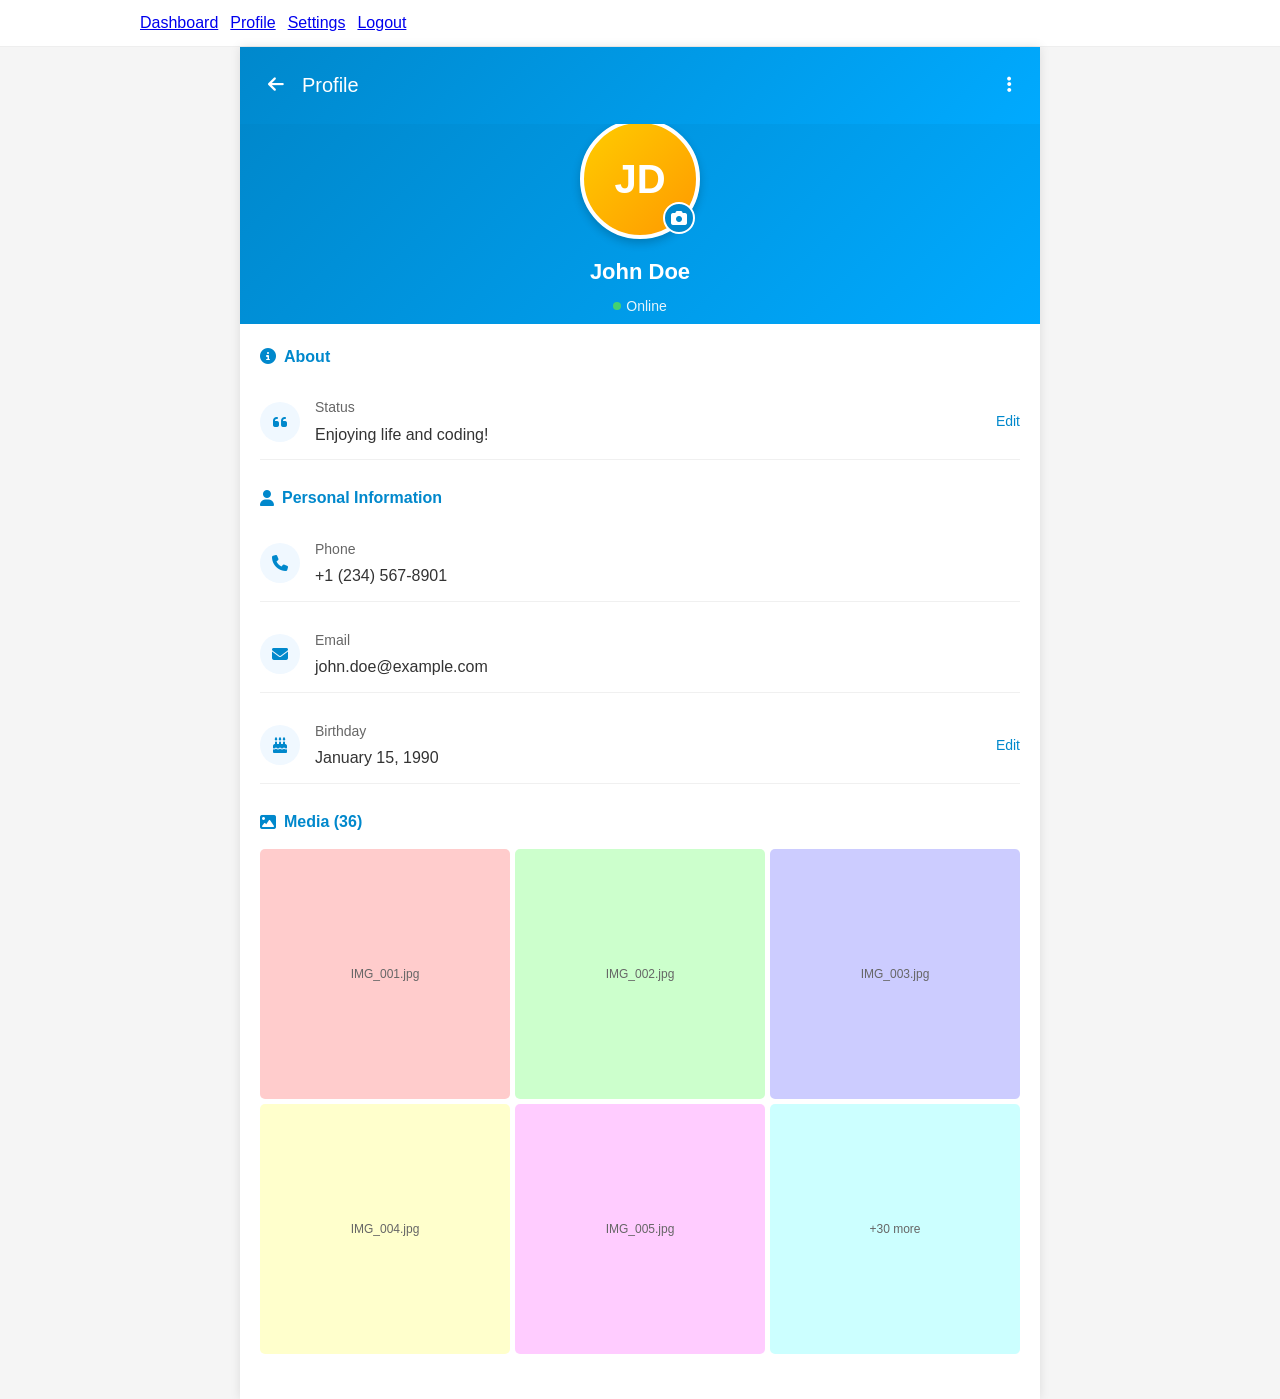
<file: profile.html>
<!DOCTYPE html>
<html lang="en">
<head>
    <meta charset="UTF-8">
    <meta name="viewport" content="width=device-width, initial-scale=1.0">
    <title>IMO Profile</title>
    <link rel="stylesheet" href="https://cdnjs.cloudflare.com/ajax/libs/font-awesome/6.4.0/css/all.min.css">
    <style>
        * {
            margin: 0;
            padding: 0;
            box-sizing: border-box;
            font-family: 'Segoe UI', Tahoma, Geneva, Verdana, sans-serif;
        }
        
        body {
            background-color: #f5f5f5;
            color: #333;
            line-height: 1.6;
        }
        
        .container {
            max-width: 800px;
            margin: 0 auto;
            background: white;
            min-height: 100vh;
            box-shadow: 0 0 10px rgba(0, 0, 0, 0.1);
            position: relative;
        }
        
        header {
            background: linear-gradient(135deg, #0088cc, #00aaff);
            color: white;
            padding: 20px;
            display: flex;
            align-items: center;
            justify-content: space-between;
            position: sticky;
            top: 0;
            z-index: 100;
        }
        
        .header-left, .header-right {
            display: flex;
            align-items: center;
        }
        
        .back-btn, .menu-btn {
            background: none;
            border: none;
            color: white;
            font-size: 18px;
            cursor: pointer;
            padding: 8px;
            border-radius: 50%;
            transition: background 0.3s;
        }
        
        .back-btn:hover, .menu-btn:hover {
            background: rgba(255, 255, 255, 0.2);
        }
        
        header h1 {
            font-size: 20px;
            font-weight: 500;
            margin-left: 10px;
        }
        
        .profile-header {
            position: relative;
            height: 200px;
            background: linear-gradient(135deg, #0088cc, #00aaff);
            display: flex;
            flex-direction: column;
            align-items: center;
            justify-content: center;
            color: white;
            padding-top: 40px;
        }
        
        .profile-pic-container {
            position: relative;
            margin-bottom: 15px;
        }
        
        .profile-pic {
            width: 120px;
            height: 120px;
            border-radius: 50%;
            background: linear-gradient(135deg, #ffcc00, #ff9900);
            display: flex;
            align-items: center;
            justify-content: center;
            color: white;
            font-size: 40px;
            font-weight: bold;
            border: 4px solid white;
            box-shadow: 0 4px 10px rgba(0, 0, 0, 0.2);
        }
        
        .camera-icon {
            position: absolute;
            bottom: 5px;
            right: 5px;
            background: #0088cc;
            width: 32px;
            height: 32px;
            border-radius: 50%;
            display: flex;
            align-items: center;
            justify-content: center;
            border: 2px solid white;
            cursor: pointer;
        }
        
        .profile-name {
            font-size: 22px;
            font-weight: 600;
            margin-bottom: 5px;
        }
        
        .profile-status {
            font-size: 14px;
            opacity: 0.9;
            display: flex;
            align-items: center;
        }
        
        .status-indicator {
            width: 8px;
            height: 8px;
            background: #4cd964;
            border-radius: 50%;
            margin-right: 5px;
        }
        
        .profile-actions {
            display: flex;
            justify-content: center;
            margin-top: 20px;
            gap: 15px;
        }
        
        .action-btn {
            background: rgba(255, 255, 255, 0.2);
            border: none;
            color: white;
            padding: 8px 15px;
            border-radius: 20px;
            display: flex;
            align-items: center;
            gap: 5px;
            cursor: pointer;
            transition: background 0.3s;
        }
        
        .action-btn:hover {
            background: rgba(255, 255, 255, 0.3);
        }
        
        .profile-details {
            padding: 20px;
        }
        
        .details-section {
            margin-bottom: 25px;
        }
        
        .section-title {
            font-size: 16px;
            font-weight: 600;
            margin-bottom: 15px;
            color: #0088cc;
            display: flex;
            align-items: center;
            gap: 8px;
        }
        
        .details-grid {
            display: grid;
            grid-template-columns: 1fr;
            gap: 15px;
        }
        
        .detail-item {
            display: flex;
            align-items: center;
            padding: 12px 0;
            border-bottom: 1px solid #f0f0f0;
        }
        
        .detail-icon {
            width: 40px;
            height: 40px;
            border-radius: 50%;
            background: #f0f8ff;
            display: flex;
            align-items: center;
            justify-content: center;
            color: #0088cc;
            margin-right: 15px;
        }
        
        .detail-content {
            flex: 1;
        }
        
        .detail-label {
            font-size: 14px;
            color: #666;
            margin-bottom: 3px;
        }
        
        .detail-value {
            font-size: 16px;
            font-weight: 500;
        }
        
        .detail-action {
            color: #0088cc;
            cursor: pointer;
            font-size: 14px;
        }
        
        .media-section {
            margin-top: 20px;
        }
        
        .media-grid {
            display: grid;
            grid-template-columns: repeat(3, 1fr);
            gap: 5px;
        }
        
        .media-item {
            aspect-ratio: 1;
            background: #f0f0f0;
            border-radius: 5px;
            display: flex;
            align-items: center;
            justify-content: center;
            color: #666;
            font-size: 12px;
        }
        
        .media-item:nth-child(1) {
            background: #ffcccc;
        }
        
        .media-item:nth-child(2) {
            background: #ccffcc;
        }
        
        .media-item:nth-child(3) {
            background: #ccccff;
        }
        
        .media-item:nth-child(4) {
            background: #ffffcc;
        }
        
        .media-item:nth-child(5) {
            background: #ffccff;
        }
        
        .media-item:nth-child(6) {
            background: #ccffff;
        }
        
        .modal {
            display: none;
            position: fixed;
            top: 0;
            left: 0;
            width: 100%;
            height: 100%;
            background-color: rgba(0, 0, 0, 0.5);
            z-index: 1000;
            align-items: center;
            justify-content: center;
        }
        
        .modal-content {
            background: white;
            width: 90%;
            max-width: 400px;
            border-radius: 10px;
            overflow: hidden;
            box-shadow: 0 5px 15px rgba(0, 0, 0, 0.3);
            animation: modalAppear 0.3s ease;
        }
        
        @keyframes modalAppear {
            from {
                opacity: 0;
                transform: translateY(-20px);
            }
            to {
                opacity: 1;
                transform: translateY(0);
            }
        }
        
        .modal-header {
            padding: 15px 20px;
            border-bottom: 1px solid #eee;
            display: flex;
            justify-content: space-between;
            align-items: center;
        }
        
        .modal-title {
            font-weight: 500;
            font-size: 18px;
        }
        
        .close-modal {
            background: none;
            border: none;
            font-size: 20px;
            cursor: pointer;
            color: #666;
        }
        
        .modal-body {
            padding: 20px;
        }
        
        .form-group {
            margin-bottom: 15px;
        }
        
        .form-group label {
            display: block;
            margin-bottom: 5px;
            font-size: 14px;
            color: #666;
        }
        
        .form-control {
            width: 100%;
            padding: 10px;
            border: 1px solid #ddd;
            border-radius: 5px;
            font-size: 16px;
        }
        
        .modal-footer {
            padding: 15px 20px;
            border-top: 1px solid #eee;
            display: flex;
            justify-content: flex-end;
            gap: 10px;
        }
        
        .btn {
            padding: 8px 15px;
            border: none;
            border-radius: 5px;
            cursor: pointer;
            font-size: 14px;
            transition: background 0.3s;
        }
        
        .btn-primary {
            background: #0088cc;
            color: white;
        }
        
        .btn-primary:hover {
            background: #0077b3;
        }
        
        .btn-secondary {
            background: #f0f0f0;
            color: #333;
        }
        
        .btn-secondary:hover {
            background: #e0e0e0;
        }
        
        .context-menu {
            position: absolute;
            background: white;
            border-radius: 8px;
            box-shadow: 0 5px 15px rgba(0, 0, 0, 0.2);
            padding: 10px 0;
            z-index: 1000;
            display: none;
            width: 200px;
            top: 60px;
            right: 15px;
        }
        
        .context-menu.active {
            display: block;
            animation: menuAppear 0.2s ease;
        }
        
        @keyframes menuAppear {
            from {
                opacity: 0;
                transform: translateY(-10px);
            }
            to {
                opacity: 1;
                transform: translateY(0);
            }
        }
        
        .menu-item {
            padding: 12px 20px;
            cursor: pointer;
            display: flex;
            align-items: center;
            gap: 10px;
            transition: background 0.2s;
        }
        
        .menu-item:hover {
            background: #f5f5f5;
        }
        
        .menu-item i {
            width: 20px;
            color: #666;
        }
        
        @media (max-width: 600px) {
            .container {
                box-shadow: none;
            }
            
            .profile-pic {
                width: 100px;
                height: 100px;
                font-size: 35px;
            }
        }
    </style>
</head>
<body>
    <!-- Top nav -->
    <div class="top-nav-bar" style="background:#fff;padding:10px;border-bottom:1px solid #eee;">
        <nav style="display:flex;gap:12px;align-items:center;max-width:1000px;margin:0 auto;">
            <a href="tp.html">Dashboard</a>
            <a href="profile.html">Profile</a>
            <a href="setting.html">Settings</a>
            <a href="oldindex.html" id="logoutLinkTop">Logout</a>
        </nav>
    </div>
    <div class="container">
        <header>
            <div class="header-left">
                <button class="back-btn" id="backBtn">
                    <i class="fas fa-arrow-left"></i>
                </button>
                <h1>Profile</h1>
            </div>
            <div class="header-right">
                <button class="menu-btn" id="menuBtn">
                    <i class="fas fa-ellipsis-v"></i>
                </button>
            </div>
        </header>
        
        <div class="profile-header">
            <div class="profile-pic-container">
                <div class="profile-pic">JD</div>
                <div class="camera-icon" id="changePhotoBtn">
                    <i class="fas fa-camera"></i>
                </div>
            </div>
            <div class="profile-name">John Doe</div>
            <div class="profile-status">
                <div class="status-indicator"></div>
                Online
            </div>
            
            <div class="profile-actions">
                <button class="action-btn" id="messageBtn">
                    <i class="fas fa-comment"></i> Message
                </button>
                <button class="action-btn" id="callBtn">
                    <i class="fas fa-phone"></i> Call
                </button>
                <button class="action-btn" id="videoBtn">
                    <i class="fas fa-video"></i> Video
                </button>
                <button class="action-btn" id="editProfileBtn">
                    <i class="fas fa-user-edit"></i> Edit Profile
                </button>
            </div>
        </div>
        
        <div class="profile-details">
            <div class="details-section">
                <div class="section-title">
                    <i class="fas fa-info-circle"></i> About
                </div>
                <div class="detail-item">
                    <div class="detail-icon">
                        <i class="fas fa-quote-left"></i>
                    </div>
                    <div class="detail-content">
                        <div class="detail-label">Status</div>
                        <div class="detail-value">Enjoying life and coding!</div>
                    </div>
                    <div class="detail-action" id="editStatusBtn">Edit</div>
                </div>
            </div>
            
            <div class="details-section">
                <div class="section-title">
                    <i class="fas fa-user"></i> Personal Information
                </div>
                <div class="details-grid">
                    <div class="detail-item">
                        <div class="detail-icon">
                            <i class="fas fa-phone"></i>
                        </div>
                        <div class="detail-content">
                            <div class="detail-label">Phone</div>
                            <div class="detail-value">+1 (234) 567-8901</div>
                        </div>
                    </div>
                    <div class="detail-item">
                        <div class="detail-icon">
                            <i class="fas fa-envelope"></i>
                        </div>
                        <div class="detail-content">
                            <div class="detail-label">Email</div>
                            <div class="detail-value">john.doe@example.com</div>
                        </div>
                    </div>
                    <div class="detail-item">
                        <div class="detail-icon">
                            <i class="fas fa-birthday-cake"></i>
                        </div>
                        <div class="detail-content">
                            <div class="detail-label">Birthday</div>
                            <div class="detail-value">January 15, 1990</div>
                        </div>
                        <div class="detail-action" id="editBirthdayBtn">Edit</div>
                    </div>
                </div>
            </div>
            
            <div class="details-section">
                <div class="section-title">
                    <i class="fas fa-image"></i> Media (36)
                </div>
                <div class="media-grid">
                    <div class="media-item">IMG_001.jpg</div>
                    <div class="media-item">IMG_002.jpg</div>
                    <div class="media-item">IMG_003.jpg</div>
                    <div class="media-item">IMG_004.jpg</div>
                    <div class="media-item">IMG_005.jpg</div>
                    <div class="media-item">+30 more</div>
                </div>
            </div>
        </div>
        
        <!-- Context Menu -->
        <div class="context-menu" id="contextMenu">
            <div class="menu-item" id="searchChatBtn">
                <i class="fas fa-search"></i> Search in Chat
            </div>
            <div class="menu-item" id="viewContactBtn">
                <i class="fas fa-address-card"></i> View Contact
            </div>
            <div class="menu-item" id="muteNotificationsBtn">
                <i class="fas fa-bell-slash"></i> Mute Notifications
            </div>
            <div class="menu-item" id="blockUserBtn">
                <i class="fas fa-ban"></i> Block User
            </div>
            <div class="menu-item" id="reportUserBtn">
                <i class="fas fa-flag"></i> Report User
            </div>
        </div>
        
        <!-- Edit Status Modal -->
        <div class="modal" id="statusModal">
            <div class="modal-content">
                <div class="modal-header">
                    <div class="modal-title">Edit Status</div>
                    <button class="close-modal">&times;</button>
                </div>
                <div class="modal-body">
                    <div class="form-group">
                        <label for="statusInput">Your Status</label>
                        <textarea id="statusInput" class="form-control" rows="3">Enjoying life and coding!</textarea>
                    </div>
                </div>
                <div class="modal-footer">
                    <button class="btn btn-secondary close-modal">Cancel</button>
                    <button class="btn btn-primary" id="saveStatusBtn">Save</button>
                </div>
            </div>
        </div>
        
        <!-- Edit Birthday Modal -->
        <div class="modal" id="birthdayModal">
            <div class="modal-content">
                <div class="modal-header">
                    <div class="modal-title">Edit Birthday</div>
                    <button class="close-modal">&times;</button>
                </div>
                <div class="modal-body">
                    <div class="form-group">
                        <label for="birthdayInput">Birthday</label>
                        <input type="date" id="birthdayInput" class="form-control" value="1990-01-15">
                    </div>
                </div>
                <div class="modal-footer">
                    <button class="btn btn-secondary close-modal">Cancel</button>
                    <button class="btn btn-primary" id="saveBirthdayBtn">Save</button>
                </div>
            </div>
        </div>
        
        <!-- Change Photo Modal -->
        <div class="modal" id="photoModal">
            <div class="modal-content">
                <div class="modal-header">
                    <div class="modal-title">Change Profile Photo</div>
                    <button class="close-modal">&times;</button>
                </div>
                <div class="modal-body">
                    <div style="text-align: center; padding: 20px 0;">
                        <div class="profile-pic" style="margin: 0 auto 20px;">JD</div>
                        <p>Upload a new profile picture</p>
                    </div>
                    <div class="form-group">
                        <input type="file" id="photoInput" class="form-control" accept="image/*">
                    </div>
                </div>
                <div class="modal-footer">
                    <button class="btn btn-secondary close-modal">Cancel</button>
                    <button class="btn btn-primary" id="savePhotoBtn">Upload</button>
                </div>
            </div>
        </div>
    </div>

    <script>
        // DOM Elements
        const backBtn = document.getElementById('backBtn');
        const menuBtn = document.getElementById('menuBtn');
        const contextMenu = document.getElementById('contextMenu');
        const changePhotoBtn = document.getElementById('changePhotoBtn');
        const editStatusBtn = document.getElementById('editStatusBtn');
        const editBirthdayBtn = document.getElementById('editBirthdayBtn');
        const messageBtn = document.getElementById('messageBtn');
        const callBtn = document.getElementById('callBtn');
        const videoBtn = document.getElementById('videoBtn');
        
        // Modals
        const statusModal = document.getElementById('statusModal');
        const birthdayModal = document.getElementById('birthdayModal');
        const photoModal = document.getElementById('photoModal');
        const closeButtons = document.querySelectorAll('.close-modal');
        
        // Back button functionality
        backBtn.addEventListener('click', function() {
            alert('Navigating back...');
            // In a real app, this would navigate back in history or to previous page
        });
        
        // Menu button functionality
        menuBtn.addEventListener('click', function() {
            contextMenu.classList.toggle('active');
        });
        
        // Close context menu when clicking outside
        document.addEventListener('click', function(e) {
            if (!menuBtn.contains(e.target) && !contextMenu.contains(e.target)) {
                contextMenu.classList.remove('active');
            }
        });
        
        // Action buttons
        messageBtn.addEventListener('click', function() {
            alert('Opening chat with John Doe...');
        });
        
        callBtn.addEventListener('click', function() {
            alert('Calling John Doe...');
        });
        
        videoBtn.addEventListener('click', function() {
            alert('Starting video call with John Doe...');
        });
        
        // Open modals
        changePhotoBtn.addEventListener('click', function() {
            photoModal.style.display = 'flex';
        });
        
        editStatusBtn.addEventListener('click', function() {
            statusModal.style.display = 'flex';
        });
        
        editBirthdayBtn.addEventListener('click', function() {
            birthdayModal.style.display = 'flex';
        });
        
        // Close modals
        closeButtons.forEach(button => {
            button.addEventListener('click', function() {
                this.closest('.modal').style.display = 'none';
            });
        });
        
        // Close modal when clicking outside
        const modals = document.querySelectorAll('.modal');
        modals.forEach(modal => {
            modal.addEventListener('click', function(e) {
                if (e.target === this) {
                    this.style.display = 'none';
                }
            });
        });

        // Shared avatar storage key
        const AVATAR_KEY = 'p2p_profile_avatar';

        // Photo upload handling (Change Photo modal)
        const photoInput = document.getElementById('photoInput');
        const savePhotoBtn = document.getElementById('savePhotoBtn');
        savePhotoBtn.addEventListener('click', function() {
            if (photoInput.files && photoInput.files[0]) {
                const reader = new FileReader();
                reader.onload = function(ev) {
                    const dataUrl = ev.target.result;
                    // Update profile pic display
                    const pic = document.querySelector('.profile-pic');
                    if (pic) pic.innerHTML = `<img src="${dataUrl}" alt="Profile">`;

                    // Save to shared storage
                    try {
                        localStorage.setItem(AVATAR_KEY, dataUrl);
                        // apply immediately in this window
                        window.dispatchEvent(new Event('storage'));
                    } catch (err) {
                        console.error('Failed to save avatar:', err);
                    }

                    photoModal.style.display = 'none';
                };
                reader.readAsDataURL(photoInput.files[0]);
            } else {
                alert('Please choose a photo first.');
            }
        });

        // Apply shared avatar to UI
        function applySharedAvatarToProfile(dataUrl) {
            const pic = document.querySelector('.profile-pic');
            if (pic) pic.innerHTML = `<img src="${dataUrl}" alt="Profile">`;
        }

        // Load avatar from storage on load
        window.addEventListener('DOMContentLoaded', function() {
            const saved = localStorage.getItem(AVATAR_KEY);
            if (saved) applySharedAvatarToProfile(saved);
        });

        // Listen for storage updates
        window.addEventListener('storage', (e) => {
            if (e.key === AVATAR_KEY) {
                applySharedAvatarToProfile(e.newValue);
            }
        });
        
        // Save status
        document.getElementById('saveStatusBtn').addEventListener('click', function() {
            const newStatus = document.getElementById('statusInput').value;
            document.querySelector('.detail-value').textContent = newStatus;
            statusModal.style.display = 'none';
            alert('Status updated successfully!');
        });
        
        // Save birthday
        document.getElementById('saveBirthdayBtn').addEventListener('click', function() {
            const newBirthday = document.getElementById('birthdayInput').value;
            const formattedDate = new Date(newBirthday).toLocaleDateString('en-US', {
                month: 'long',
                day: 'numeric',
                year: 'numeric'
            });
            
            // Find the birthday element and update it
            const birthdayItems = document.querySelectorAll('.detail-item');
            birthdayItems.forEach(item => {
                if (item.querySelector('.detail-label').textContent === 'Birthday') {
                    item.querySelector('.detail-value').textContent = formattedDate;
                }
            });
            
            birthdayModal.style.display = 'none';
            alert('Birthday updated successfully!');
        });
        
        // Context menu items
        document.getElementById('searchChatBtn').addEventListener('click', function() {
            alert('Searching in chat...');
            contextMenu.classList.remove('active');
        });
        
        document.getElementById('viewContactBtn').addEventListener('click', function() {
            alert('Viewing contact details...');
            contextMenu.classList.remove('active');
        });
        
        document.getElementById('muteNotificationsBtn').addEventListener('click', function() {
            alert('Notifications muted for this user');
            contextMenu.classList.remove('active');
        });
        
        document.getElementById('blockUserBtn').addEventListener('click', function() {
            if (confirm('Are you sure you want to block this user?')) {
                alert('User has been blocked');
            }
            contextMenu.classList.remove('active');
        });
        
        document.getElementById('reportUserBtn').addEventListener('click', function() {
            alert('Opening report user form...');
            contextMenu.classList.remove('active');
        });

                // top logout handler
                (function(){
                    const lg = document.getElementById('logoutLinkTop');
                    if(lg) lg.addEventListener('click', function(e){ e.preventDefault(); try{ sessionStorage.clear(); }catch(err){} window.location.href='index.html'; });
                })();
    </script>
</body>
</html>
</file>
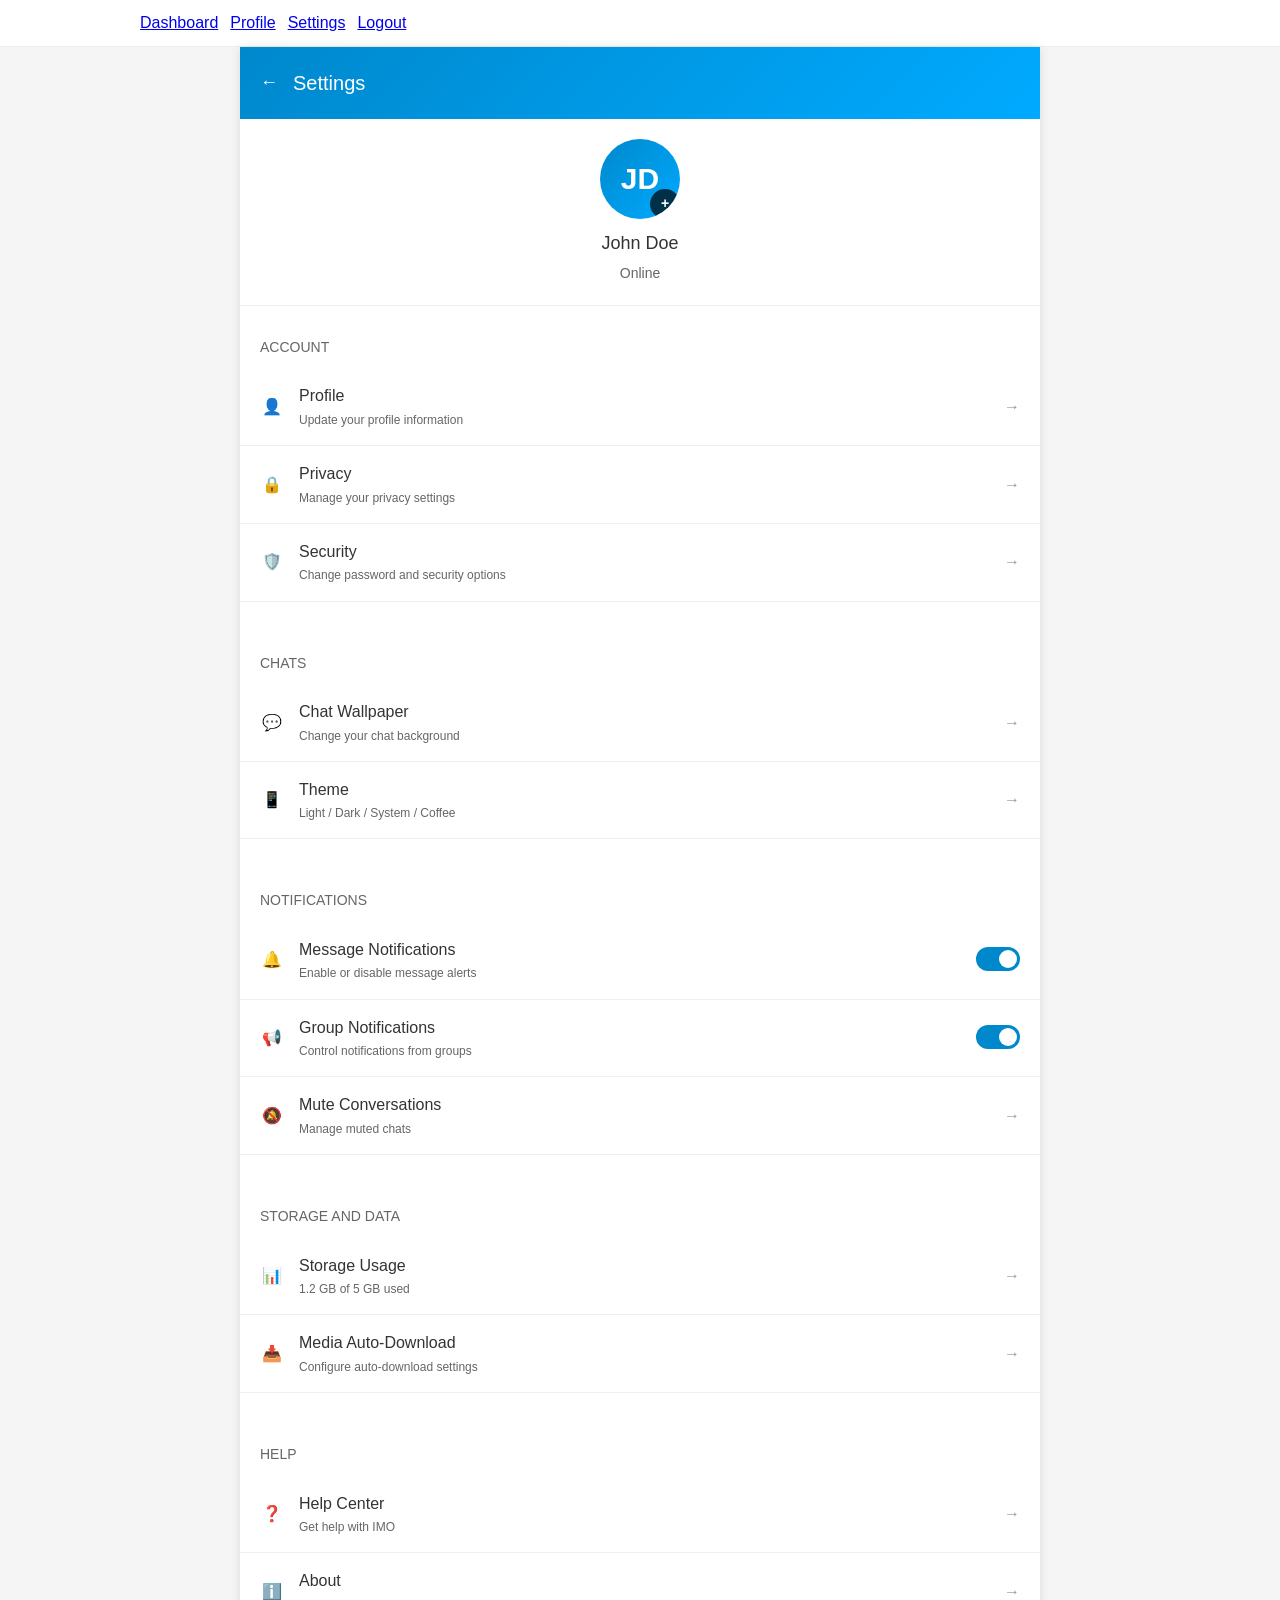
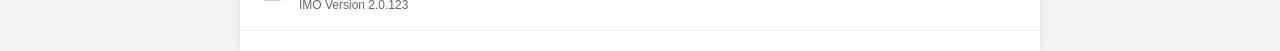
<file: sample.html>
<!DOCTYPE html>
<html lang="en">
<head>
    <meta charset="UTF-8">
    <meta name="viewport" content="width=device-width, initial-scale=1.0">
    <title>P2P Settings</title>
    <style>
        * {
            margin: 0;
            padding: 0;
            box-sizing: border-box;
            font-family: 'Segoe UI', Tahoma, Geneva, Verdana, sans-serif;
        }
        
        body {
            background-color: #f5f5f5;
            color: #333;
            line-height: 1.6;
        }
        
        .container {
            max-width: 800px;
            margin: 0 auto;
            background: white;
            min-height: 100vh;
            box-shadow: 0 0 10px rgba(0, 0, 0, 0.1);
        }
        
        header {
            background: linear-gradient(135deg, #0088cc, #00aaff);
            color: white;
            padding: 20px;
            display: flex;
            align-items: center;
            position: sticky;
            top: 0;
            z-index: 100;
        }
        
        .back-btn {
            background: none;
            border: none;
            color: white;
            font-size: 18px;
            margin-right: 15px;
            cursor: pointer;
        }
        
        header h1 {
            font-size: 20px;
            font-weight: 500;
        }
        
        .profile-section {
            padding: 20px;
            text-align: center;
            border-bottom: 1px solid #eee;
        }
        
        .profile-pic {
            width: 80px;
            height: 80px;
            border-radius: 50%;
            background: linear-gradient(135deg, #0088cc, #00aaff);
            margin: 0 auto 10px;
            display: flex;
            align-items: center;
            justify-content: center;
            color: white;
            font-size: 30px;
            font-weight: bold;
            position: relative;
            overflow: hidden;
        }
        
        .profile-pic img {
            width: 100%;
            height: 100%;
            object-fit: cover;
        }
        
        .profile-name {
            font-size: 18px;
            font-weight: 500;
            margin-bottom: 5px;
        }
        
        .profile-status {
            color: #666;
            font-size: 14px;
        }
        
        .settings-section {
            padding: 20px 0;
        }
        
        .section-title {
            padding: 10px 20px;
            color: #666;
            font-size: 14px;
            font-weight: 500;
            text-transform: uppercase;
        }
        
        .settings-list {
            list-style: none;
        }
        
        .settings-item {
            display: flex;
            align-items: center;
            padding: 15px 20px;
            border-bottom: 1px solid #f0f0f0;
            cursor: pointer;
            transition: background 0.2s;
        }
        
        .settings-item:hover {
            background: #f9f9f9;
        }
        
        .item-icon {
            width: 24px;
            height: 24px;
            margin-right: 15px;
            color: #0088cc;
            display: flex;
            align-items: center;
            justify-content: center;
        }
        
        .item-content {
            flex: 1;
        }
        
        .item-title {
            font-size: 16px;
            margin-bottom: 2px;
        }
        
        .item-subtitle {
            font-size: 12px;
            color: #666;
        }
        
        .item-action {
            color: #999;
        }
        
        .toggle-switch {
            position: relative;
            display: inline-block;
            width: 44px;
            height: 24px;
        }
        
        .toggle-switch input {
            opacity: 0;
            width: 0;
            height: 0;
        }
        
        .slider {
            position: absolute;
            cursor: pointer;
            top: 0;
            left: 0;
            right: 0;
            bottom: 0;
            background-color: #ccc;
            transition: .4s;
            border-radius: 34px;
        }
        
        .slider:before {
            position: absolute;
            content: "";
            height: 18px;
            width: 18px;
            left: 3px;
            bottom: 3px;
            background-color: white;
            transition: .4s;
            border-radius: 50%;
        }
        
        input:checked + .slider {
            background-color: #0088cc;
        }
        
        input:checked + .slider:before {
            transform: translateX(20px);
        }
        
        .modal {
            display: none;
            position: fixed;
            top: 0;
            left: 0;
            width: 100%;
            height: 100%;
            background-color: rgba(0, 0, 0, 0.5);
            z-index: 1000;
            align-items: center;
            justify-content: center;
        }
        
        .modal-content {
            background: white;
            width: 90%;
            max-width: 400px;
            border-radius: 10px;
            overflow: hidden;
            box-shadow: 0 5px 15px rgba(0, 0, 0, 0.3);
            max-height: 90vh;
            overflow-y: auto;
        }
        
        .modal-header {
            padding: 15px 20px;
            border-bottom: 1px solid #eee;
            display: flex;
            justify-content: space-between;
            align-items: center;
        }
        
        .modal-title {
            font-weight: 500;
        }
        
        .close-modal {
            background: none;
            border: none;
            font-size: 20px;
            cursor: pointer;
            color: #666;
        }
        
        .modal-body {
            padding: 20px;
        }
        
        .form-group {
            margin-bottom: 15px;
        }
        
        .form-group label {
            display: block;
            margin-bottom: 5px;
            font-size: 14px;
            color: #666;
        }
        
        .form-control {
            width: 100%;
            padding: 10px;
            border: 1px solid #ddd;
            border-radius: 5px;
            font-size: 16px;
        }
        
        .modal-footer {
            padding: 15px 20px;
            border-top: 1px solid #eee;
            display: flex;
            justify-content: flex-end;
            gap: 10px;
        }
        
        .btn {
            padding: 8px 15px;
            border: none;
            border-radius: 5px;
            cursor: pointer;
            font-size: 14px;
        }
        
        .btn-primary {
            background: #0088cc;
            color: white;
        }
        
        .btn-secondary {
            background: #f0f0f0;
            color: #333;
        }
        
        .privacy-option {
            display: flex;
            align-items: center;
            padding: 12px 0;
            border-bottom: 1px solid #f0f0f0;
        }
        
        .privacy-option:last-child {
            border-bottom: none;
        }
        
        .privacy-option input {
            margin-right: 10px;
        }
        
        .privacy-option label {
            flex: 1;
            cursor: pointer;
        }
        
        .theme-option {
            display: flex;
            align-items: center;
            padding: 12px 0;
            border-bottom: 1px solid #f0f0f0;
        }
        
        .theme-option:last-child {
            border-bottom: none;
        }
        
        .theme-option input {
            margin-right: 10px;
        }
        
        .theme-option label {
            flex: 1;
            cursor: pointer;
        }
        
        .theme-preview {
            width: 30px;
            height: 30px;
            border-radius: 50%;
            margin-right: 10px;
            border: 2px solid #eee;
        }
        
        .light-theme {
            background: #ffffff;
        }
        
        .dark-theme {
            background: #1e1e1e;
        }
        
        .system-theme {
            background: linear-gradient(45deg, #ffffff 50%, #1e1e1e 50%);
        }
        
        .coffee-theme {
            background: #6f4e37;
        }
        
        .wallpaper-options {
            display: flex;
            flex-wrap: wrap;
            gap: 10px;
            margin-top: 10px;
        }
        
        .wallpaper-option {
            width: 80px;
            height: 80px;
            border-radius: 8px;
            overflow: hidden;
            cursor: pointer;
            border: 2px solid transparent;
        }
        
        .wallpaper-option.selected {
            border-color: #0088cc;
        }
        
        .wallpaper-option img {
            width: 100%;
            height: 100%;
            object-fit: cover;
        }
        
        .color-option {
            width: 40px;
            height: 40px;
            border-radius: 50%;
            cursor: pointer;
            border: 2px solid transparent;
        }
        
        .color-option.selected {
            border-color: #333;
        }
        
        .file-input-wrapper {
            position: relative;
            overflow: hidden;
            display: inline-block;
            width: 100%;
        }
        
        .file-input-wrapper input[type=file] {
            position: absolute;
            left: 0;
            top: 0;
            opacity: 0;
            width: 100%;
            height: 100%;
            cursor: pointer;
        }
        
        .file-input-button {
            display: block;
            padding: 10px;
            background: #f0f0f0;
            border: 1px dashed #ccc;
            border-radius: 5px;
            text-align: center;
            cursor: pointer;
        }
        
        .profile-pic-upload {
            position: absolute;
            bottom: 0;
            right: 0;
            background: rgba(0, 0, 0, 0.7);
            color: white;
            width: 30px;
            height: 30px;
            border-radius: 50%;
            display: flex;
            align-items: center;
            justify-content: center;
            font-size: 14px;
            cursor: pointer;
        }
        
        @media (max-width: 600px) {
            .container {
                box-shadow: none;
            }
        }
    </style>
</head>
<body>
    <!-- Top nav -->
    <div class="top-nav-bar" style="background:#fff;padding:10px;border-bottom:1px solid #eee;">
        <nav style="display:flex;gap:12px;align-items:center;max-width:1000px;margin:0 auto;">
            <a href="tp.html">Dashboard</a>
            <a href="profile.html">Profile</a>
            <a href="setting.html">Settings</a>
            <a href="oldindex.html" id="logoutLinkTop">Logout</a>
        </nav>
    </div>
    <div class="container">
        <header>
            <button class="back-btn" id="backBtn">←</button>
            <h1>Settings</h1>
        </header>
        
        <div class="profile-section">
            <div class="profile-pic" id="profilePic">
                JD
                <div class="profile-pic-upload" id="profilePicUpload">+</div>
            </div>
            <div class="profile-name" id="profileName">John Doe</div>
            <div class="profile-status" id="profileStatus">Online</div>
        </div>
        
        <div class="settings-section">
            <div class="section-title">Account</div>
            <ul class="settings-list">
                <li class="settings-item" data-modal="profile-modal">
                    <div class="item-icon">👤</div>
                    <div class="item-content">
                        <div class="item-title">Profile</div>
                        <div class="item-subtitle">Update your profile information</div>
                    </div>
                    <div class="item-action">→</div>
                </li>
                <li class="settings-item" data-modal="privacy-modal">
                    <div class="item-icon">🔒</div>
                    <div class="item-content">
                        <div class="item-title">Privacy</div>
                        <div class="item-subtitle">Manage your privacy settings</div>
                    </div>
                    <div class="item-action">→</div>
                </li>
                <li class="settings-item" data-modal="security-modal">
                    <div class="item-icon">🛡️</div>
                    <div class="item-content">
                        <div class="item-title">Security</div>
                        <div class="item-subtitle">Change password and security options</div>
                    </div>
                    <div class="item-action">→</div>
                </li>
            </ul>
        </div>
        
        <div class="settings-section">
            <div class="section-title">Chats</div>
            <ul class="settings-list">
                <li class="settings-item" data-modal="wallpaper-modal">
                    <div class="item-icon">💬</div>
                    <div class="item-content">
                        <div class="item-title">Chat Wallpaper</div>
                        <div class="item-subtitle">Change your chat background</div>
                    </div>
                    <div class="item-action">→</div>
                </li>
                <li class="settings-item" data-modal="theme-modal">
                    <div class="item-icon">📱</div>
                    <div class="item-content">
                        <div class="item-title">Theme</div>
                        <div class="item-subtitle">Light / Dark / System / Coffee</div>
                    </div>
                    <div class="item-action">→</div>
                </li>
            </ul>
        </div>
        
        <div class="settings-section">
            <div class="section-title">Notifications</div>
            <ul class="settings-list">
                <li class="settings-item">
                    <div class="item-icon">🔔</div>
                    <div class="item-content">
                        <div class="item-title">Message Notifications</div>
                        <div class="item-subtitle">Enable or disable message alerts</div>
                    </div>
                    <div class="item-action">
                        <label class="toggle-switch">
                            <input type="checkbox" id="messageNotifications" checked>
                            <span class="slider"></span>
                        </label>
                    </div>
                </li>
                <li class="settings-item">
                    <div class="item-icon">📢</div>
                    <div class="item-content">
                        <div class="item-title">Group Notifications</div>
                        <div class="item-subtitle">Control notifications from groups</div>
                    </div>
                    <div class="item-action">
                        <label class="toggle-switch">
                            <input type="checkbox" id="groupNotifications" checked>
                            <span class="slider"></span>
                        </label>
                    </div>
                </li>
                <li class="settings-item">
                    <div class="item-icon">🔕</div>
                    <div class="item-content">
                        <div class="item-title">Mute Conversations</div>
                        <div class="item-subtitle">Manage muted chats</div>
                    </div>
                    <div class="item-action">→</div>
                </li>
            </ul>
        </div>
        
        <div class="settings-section">
            <div class="section-title">Storage and Data</div>
            <ul class="settings-list">
                <li class="settings-item">
                    <div class="item-icon">📊</div>
                    <div class="item-content">
                        <div class="item-title">Storage Usage</div>
                        <div class="item-subtitle">1.2 GB of 5 GB used</div>
                    </div>
                    <div class="item-action">→</div>
                </li>
                <li class="settings-item">
                    <div class="item-icon">📥</div>
                    <div class="item-content">
                        <div class="item-title">Media Auto-Download</div>
                        <div class="item-subtitle">Configure auto-download settings</div>
                    </div>
                    <div class="item-action">→</div>
                </li>
            </ul>
        </div>
        
        <div class="settings-section">
            <div class="section-title">Help</div>
            <ul class="settings-list">
                <li class="settings-item">
                    <div class="item-icon">❓</div>
                    <div class="item-content">
                        <div class="item-title">Help Center</div>
                        <div class="item-subtitle">Get help with IMO</div>
                    </div>
                    <div class="item-action">→</div>
                </li>
                <li class="settings-item">
                    <div class="item-icon">ℹ️</div>
                    <div class="item-content">
                        <div class="item-title">About</div>
                        <div class="item-subtitle">IMO Version 2.0.123</div>
                    </div>
                    <div class="item-action">→</div>
                </li>
            </ul>
        </div>
    </div>
    
    <!-- Profile Modal -->
    <div class="modal" id="profile-modal">
        <div class="modal-content">
            <div class="modal-header">
                <div class="modal-title">Edit Profile</div>
                <button class="close-modal">&times;</button>
            </div>
            <div class="modal-body">
                <div class="form-group">
                    <label for="name">Name</label>
                    <input type="text" id="name" class="form-control" value="John Doe">
                </div>
                <div class="form-group">
                    <label for="status">Status</label>
                    <input type="text" id="status" class="form-control" value="Online">
                </div>
                <div class="form-group">
                    <label for="email">Email</label>
                    <input type="email" id="email" class="form-control" value="john.doe@example.com">
                </div>
                <div class="form-group">
                    <label>Profile Picture</label>
                    <div class="file-input-wrapper">
                        <div class="file-input-button">Choose Image</div>
                        <input type="file" id="profileImage" accept="image/*">
                    </div>
                </div>
            </div>
            <div class="modal-footer">
                <button class="btn btn-secondary close-modal">Cancel</button>
                <button class="btn btn-primary" id="saveProfile">Save Changes</button>
            </div>
        </div>
    </div>
    
    <!-- Privacy Modal -->
    <div class="modal" id="privacy-modal">
        <div class="modal-content">
            <div class="modal-header">
                <div class="modal-title">Privacy Settings</div>
                <button class="close-modal">&times;</button>
            </div>
            <div class="modal-body">
                <div class="privacy-option">
                    <input type="radio" id="lastSeenEveryone" name="lastSeen" value="everyone" checked>
                    <label for="lastSeenEveryone">
                        <div class="item-title">Last Seen - Everyone</div>
                        <div class="item-subtitle">Anyone can see your last seen time</div>
                    </label>
                </div>
                <div class="privacy-option">
                    <input type="radio" id="lastSeenMyContacts" name="lastSeen" value="myContacts">
                    <label for="lastSeenMyContacts">
                        <div class="item-title">Last Seen - My Contacts</div>
                        <div class="item-subtitle">Only your contacts can see your last seen time</div>
                    </label>
                </div>
                <div class="privacy-option">
                    <input type="radio" id="lastSeenNobody" name="lastSeen" value="nobody">
                    <label for="lastSeenNobody">
                        <div class="item-title">Last Seen - Nobody</div>
                        <div class="item-subtitle">No one can see your last seen time</div>
                    </label>
                </div>
                
                <div class="privacy-option">
                    <input type="radio" id="profilePhotoEveryone" name="profilePhoto" value="everyone" checked>
                    <label for="profilePhotoEveryone">
                        <div class="item-title">Profile Photo - Everyone</div>
                        <div class="item-subtitle">Anyone can see your profile photo</div>
                    </label>
                </div>
                <div class="privacy-option">
                    <input type="radio" id="profilePhotoMyContacts" name="profilePhoto" value="myContacts">
                    <label for="profilePhotoMyContacts">
                        <div class="item-title">Profile Photo - My Contacts</div>
                        <div class="item-subtitle">Only your contacts can see your profile photo</div>
                    </label>
                </div>
                <div class="privacy-option">
                    <input type="radio" id="profilePhotoNobody" name="profilePhoto" value="nobody">
                    <label for="profilePhotoNobody">
                        <div class="item-title">Profile Photo - Nobody</div>
                        <div class="item-subtitle">No one can see your profile photo</div>
                    </label>
                </div>
                
                <div class="privacy-option">
                    <input type="radio" id="statusEveryone" name="status" value="everyone" checked>
                    <label for="statusEveryone">
                        <div class="item-title">Status - Everyone</div>
                        <div class="item-subtitle">Anyone can see your status</div>
                    </label>
                </div>
                <div class="privacy-option">
                    <input type="radio" id="statusMyContacts" name="status" value="myContacts">
                    <label for="statusMyContacts">
                        <div class="item-title">Status - My Contacts</div>
                        <div class="item-subtitle">Only your contacts can see your status</div>
                    </label>
                </div>
                <div class="privacy-option">
                    <input type="radio" id="statusNobody" name="status" value="nobody">
                    <label for="statusNobody">
                        <div class="item-title">Status - Nobody</div>
                        <div class="item-subtitle">No one can see your status</div>
                    </label>
                </div>
            </div>
            <div class="modal-footer">
                <button class="btn btn-primary" id="savePrivacy">Save Privacy Settings</button>
            </div>
        </div>
    </div>
    
    <!-- Security Modal -->
    <div class="modal" id="security-modal">
        <div class="modal-content">
            <div class="modal-header">
                <div class="modal-title">Security</div>
                <button class="close-modal">&times;</button>
            </div>
            <div class="modal-body">
                <div class="form-group">
                    <label for="current-password">Current Password</label>
                    <input type="password" id="current-password" class="form-control">
                </div>
                <div class="form-group">
                    <label for="new-password">New Password</label>
                    <input type="password" id="new-password" class="form-control">
                </div>
                <div class="form-group">
                    <label for="confirm-password">Confirm New Password</label>
                    <input type="password" id="confirm-password" class="form-control">
                </div>
                <div class="settings-item">
                    <div class="item-content">
                        <div class="item-title">Two-Step Verification</div>
                        <div class="item-subtitle">Add extra security to your account</div>
                    </div>
                    <div class="item-action">
                        <label class="toggle-switch">
                            <input type="checkbox" id="twoStepVerification">
                            <span class="slider"></span>
                        </label>
                    </div>
                </div>
            </div>
            <div class="modal-footer">
                <button class="btn btn-secondary close-modal">Cancel</button>
                <button class="btn btn-primary" id="updatePassword">Update Password</button>
            </div>
        </div>
    </div>
    
    <!-- Wallpaper Modal -->
    <div class="modal" id="wallpaper-modal">
        <div class="modal-content">
            <div class="modal-header">
                <div class="modal-title">Chat Wallpaper</div>
                <button class="close-modal">&times;</button>
            </div>
            <div class="modal-body">
                <div class="form-group">
                    <label>Select Wallpaper</label>
                    <div class="wallpaper-options">
                        <div class="wallpaper-option selected" data-wallpaper="default">
                            <div style="width:100%;height:100%;background:linear-gradient(135deg, #0088cc, #00aaff);"></div>
                        </div>
                        <div class="wallpaper-option" data-wallpaper="pattern1">
                            <div style="width:100%;height:100%;background:url('[data-uri]')"></div>
                        </div>
                        <div class="wallpaper-option" data-wallpaper="pattern2">
                            <div style="width:100%;height:100%;background:url('[data-uri]')"></div>
                        </div>
                    </div>
                </div>
                <div class="form-group">
                    <label>Or choose a color</label>
                    <div class="wallpaper-options">
                        <div class="color-option selected" style="background-color:#ffffff;" data-color="#ffffff"></div>
                        <div class="color-option" style="background-color:#f0f0f0;" data-color="#f0f0f0"></div>
                        <div class="color-option" style="background-color:#e6f7ff;" data-color="#e6f7ff"></div>
                        <div class="color-option" style="background-color:#fff2e8;" data-color="#fff2e8"></div>
                        <div class="color-option" style="background-color:#f6ffed;" data-color="#f6ffed"></div>
                    </div>
                </div>
                <div class="form-group">
                    <label>Or upload your own image</label>
                    <div class="file-input-wrapper">
                        <div class="file-input-button">Choose Image</div>
                        <input type="file" id="wallpaperImage" accept="image/*">
                    </div>
                </div>
            </div>
            <div class="modal-footer">
                <button class="btn btn-secondary close-modal">Cancel</button>
                <button class="btn btn-primary" id="saveWallpaper">Apply Wallpaper</button>
            </div>
        </div>
    </div>
    
    <!-- Theme Modal -->
    <div class="modal" id="theme-modal">
        <div class="modal-content">
            <div class="modal-header">
                <div class="modal-title">Theme Settings</div>
                <button class="close-modal">&times;</button>
            </div>
            <div class="modal-body">
                <div class="theme-option">
                    <input type="radio" id="lightTheme" name="theme" value="light" checked>
                    <label for="lightTheme">
                        <div class="theme-preview light-theme"></div>
                        <div>
                            <div class="item-title">Light</div>
                            <div class="item-subtitle">Light background with dark text</div>
                        </div>
                    </label>
                </div>
                <div class="theme-option">
                    <input type="radio" id="darkTheme" name="theme" value="dark">
                    <label for="darkTheme">
                        <div class="theme-preview dark-theme"></div>
                        <div>
                            <div class="item-title">Dark</div>
                            <div class="item-subtitle">Dark background with light text</div>
                        </div>
                    </label>
                </div>
                <div class="theme-option">
                    <input type="radio" id="systemTheme" name="theme" value="system">
                    <label for="systemTheme">
                        <div class="theme-preview system-theme"></div>
                        <div>
                            <div class="item-title">System</div>
                            <div class="item-subtitle">Follow your device's theme setting</div>
                        </div>
                    </label>
                </div>
                <div class="theme-option">
                    <input type="radio" id="coffeeTheme" name="theme" value="coffee">
                    <label for="coffeeTheme">
                        <div class="theme-preview coffee-theme"></div>
                        <div>
                            <div class="item-title">Coffee</div>
                            <div class="item-subtitle">Warm brown tones for a cozy feel</div>
                        </div>
                    </label>
                </div>
            </div>
            <div class="modal-footer">
                <button class="btn btn-secondary close-modal">Cancel</button>
                <button class="btn btn-primary" id="saveTheme">Apply Theme</button>
            </div>
        </div>
    </div>

    <script>
        // Back button functionality
        document.getElementById('backBtn').addEventListener('click', function() {
            alert('Navigating back...');
            // In a real app, this would navigate back in history or to previous page
        });
        
        // Modal functionality
        const settingsItems = document.querySelectorAll('.settings-item');
        const modals = document.querySelectorAll('.modal');
        const closeButtons = document.querySelectorAll('.close-modal');
        
        settingsItems.forEach(item => {
            item.addEventListener('click', function() {
                const modalId = this.getAttribute('data-modal');
                if (modalId) {
                    document.getElementById(modalId).style.display = 'flex';
                    // Load saved settings when opening modals
                    loadSavedSettings(modalId);
                }
            });
        });
        
        closeButtons.forEach(button => {
            button.addEventListener('click', function() {
                this.closest('.modal').style.display = 'none';
            });
        });
        
        // Close modal when clicking outside
        modals.forEach(modal => {
            modal.addEventListener('click', function(e) {
                if (e.target === this) {
                    this.style.display = 'none';
                }
            });
        });
        
        // Toggle switch functionality
        const toggleSwitches = document.querySelectorAll('.toggle-switch input');
        toggleSwitches.forEach(toggle => {
            toggle.addEventListener('change', function() {
                saveSetting(this.id, this.checked);
                if (this.checked) {
                    console.log('Toggle enabled');
                } else {
                    console.log('Toggle disabled');
                }
            });
        });
        
        // Profile picture upload
        document.getElementById('profileImage').addEventListener('change', function(e) {
            if (e.target.files && e.target.files[0]) {
                const reader = new FileReader();
                reader.onload = function(event) {
                    const profilePic = document.getElementById('profilePic');
                    profilePic.innerHTML = `<img src="${event.target.result}" alt="Profile Picture">`;
                    profilePic.innerHTML += '<div class="profile-pic-upload" id="profilePicUpload">+</div>';
                    
                    // Save to localStorage
                    localStorage.setItem('profilePicture', event.target.result);
                };
                reader.readAsDataURL(e.target.files[0]);
            }
        });
        
        // Profile picture upload button
        document.getElementById('profilePicUpload').addEventListener('click', function() {
            document.getElementById('profileImage').click();
        });
        
        // Save profile information
        document.getElementById('saveProfile').addEventListener('click', function() {
            const name = document.getElementById('name').value;
            const status = document.getElementById('status').value;
            const email = document.getElementById('email').value;
            
            // Update the UI
            document.getElementById('profileName').textContent = name;
            document.getElementById('profileStatus').textContent = status;
            
            // Save to localStorage
            localStorage.setItem('profileName', name);
            localStorage.setItem('profileStatus', status);
            localStorage.setItem('profileEmail', email);
            
            // Close modal
            document.getElementById('profile-modal').style.display = 'none';
            
            alert('Profile information saved successfully!');
        });
        
        // Save privacy settings
        document.getElementById('savePrivacy').addEventListener('click', function() {
            const lastSeen = document.querySelector('input[name="lastSeen"]:checked').value;
            const profilePhoto = document.querySelector('input[name="profilePhoto"]:checked').value;
            const status = document.querySelector('input[name="status"]:checked').value;
            
            // Save to localStorage
            localStorage.setItem('privacyLastSeen', lastSeen);
            localStorage.setItem('privacyProfilePhoto', profilePhoto);
            localStorage.setItem('privacyStatus', status);
            
            // Close modal
            document.getElementById('privacy-modal').style.display = 'none';
            
            alert('Privacy settings saved successfully!');
        });
        
        // Wallpaper selection
        const wallpaperOptions = document.querySelectorAll('.wallpaper-option');
        wallpaperOptions.forEach(option => {
            option.addEventListener('click', function() {
                // Remove selected class from all options
                wallpaperOptions.forEach(opt => opt.classList.remove('selected'));
                // Add selected class to clicked option
                this.classList.add('selected');
            });
        });
        
        // Color selection
        const colorOptions = document.querySelectorAll('.color-option');
        colorOptions.forEach(option => {
            option.addEventListener('click', function() {
                // Remove selected class from all options
                colorOptions.forEach(opt => opt.classList.remove('selected'));
                // Add selected class to clicked option
                this.classList.add('selected');
            });
        });
        
        // Save wallpaper
        document.getElementById('saveWallpaper').addEventListener('click', function() {
            const selectedWallpaper = document.querySelector('.wallpaper-option.selected').getAttribute('data-wallpaper');
            const selectedColor = document.querySelector('.color-option.selected').getAttribute('data-color');
            
            // Save to localStorage
            localStorage.setItem('chatWallpaper', selectedWallpaper);
            localStorage.setItem('chatWallpaperColor', selectedColor);
            
            // Close modal
            document.getElementById('wallpaper-modal').style.display = 'none';
            
            alert('Wallpaper applied successfully!');
        });
        
        // Save theme
        document.getElementById('saveTheme').addEventListener('click', function() {
            const selectedTheme = document.querySelector('input[name="theme"]:checked').value;
            
            // Save to localStorage
            localStorage.setItem('appTheme', selectedTheme);
            
            // Apply theme
            applyTheme(selectedTheme);
            
            // Close modal
            document.getElementById('theme-modal').style.display = 'none';
            
            alert('Theme applied successfully!');
        });
        
        // Load saved settings when page loads
        document.addEventListener('DOMContentLoaded', function() {
            loadSavedSettings();
        });
        
        // Function to load saved settings
        function loadSavedSettings(modalId = null) {
            // Load profile information
            if (localStorage.getItem('profileName')) {
                document.getElementById('profileName').textContent = localStorage.getItem('profileName');
                document.getElementById('name').value = localStorage.getItem('profileName');
            }
            
            if (localStorage.getItem('profileStatus')) {
                document.getElementById('profileStatus').textContent = localStorage.getItem('profileStatus');
                document.getElementById('status').value = localStorage.getItem('profileStatus');
            }
            
            if (localStorage.getItem('profileEmail')) {
                document.getElementById('email').value = localStorage.getItem('profileEmail');
            }
            
            if (localStorage.getItem('profilePicture')) {
                const profilePic = document.getElementById('profilePic');
                profilePic.innerHTML = `<img src="${localStorage.getItem('profilePicture')}" alt="Profile Picture">`;
                profilePic.innerHTML += '<div class="profile-pic-upload" id="profilePicUpload">+</div>';
                // Reattach event listener
                document.getElementById('profilePicUpload').addEventListener('click', function() {
                    document.getElementById('profileImage').click();
                });
            }
            
            // Load privacy settings
            if (localStorage.getItem('privacyLastSeen')) {
                document.getElementById(`lastSeen${capitalizeFirst(localStorage.getItem('privacyLastSeen'))}`).checked = true;
            }
            
            if (localStorage.getItem('privacyProfilePhoto')) {
                document.getElementById(`profilePhoto${capitalizeFirst(localStorage.getItem('privacyProfilePhoto'))}`).checked = true;
            }
            
            if (localStorage.getItem('privacyStatus')) {
                document.getElementById(`status${capitalizeFirst(localStorage.getItem('privacyStatus'))}`).checked = true;
            }
            
            // Load theme
            if (localStorage.getItem('appTheme')) {
                document.getElementById(`${localStorage.getItem('appTheme')}Theme`).checked = true;
                applyTheme(localStorage.getItem('appTheme'));
            }
            
            // Load notification settings
            if (localStorage.getItem('messageNotifications') !== null) {
                document.getElementById('messageNotifications').checked = localStorage.getItem('messageNotifications') === 'true';
            }
            
            if (localStorage.getItem('groupNotifications') !== null) {
                document.getElementById('groupNotifications').checked = localStorage.getItem('groupNotifications') === 'true';
            }
            
            if (localStorage.getItem('twoStepVerification') !== null) {
                document.getElementById('twoStepVerification').checked = localStorage.getItem('twoStepVerification') === 'true';
            }
        }
        
        // Function to save settings
        function saveSetting(key, value) {
            localStorage.setItem(key, value);
        }
        
        // Function to apply theme
        function applyTheme(theme) {
            const body = document.body;
            const container = document.querySelector('.container');
            
            // Remove existing theme classes
            body.classList.remove('light-theme', 'dark-theme', 'system-theme', 'coffee-theme');
            container.classList.remove('light-theme', 'dark-theme', 'system-theme', 'coffee-theme');
            
            // Apply selected theme
            if (theme === 'dark') {
                body.classList.add('dark-theme');
                container.classList.add('dark-theme');
                body.style.backgroundColor = '#1e1e1e';
                body.style.color = '#ffffff';
                container.style.backgroundColor = '#2d2d2d';
                container.style.color = '#ffffff';
            } else if (theme === 'coffee') {
                body.classList.add('coffee-theme');
                container.classList.add('coffee-theme');
                body.style.backgroundColor = '#6f4e37';
                body.style.color = '#f5f5f5';
                container.style.backgroundColor = '#8b6b4f';
                container.style.color = '#f5f5f5';
            } else {
                // Light or system theme
                body.classList.add('light-theme');
                container.classList.add('light-theme');
                body.style.backgroundColor = '#f5f5f5';
                body.style.color = '#333';
                container.style.backgroundColor = 'white';
                container.style.color = '#333';
            }
        }
        
        // Helper function to capitalize first letter
        function capitalizeFirst(string) {
            return string.charAt(0).toUpperCase() + string.slice(1);
        }
        
        // logout link
        (function(){
          const lg = document.getElementById('logoutLinkTop');
          if(lg) lg.addEventListener('click', function(e){ 
              e.preventDefault(); 
              try{ 
                  sessionStorage.clear(); 
                  localStorage.clear();
              } catch(err) {} 
              window.location.href='index.html'; 
          });
        })();
    </script>
</body>
</html>
</file>
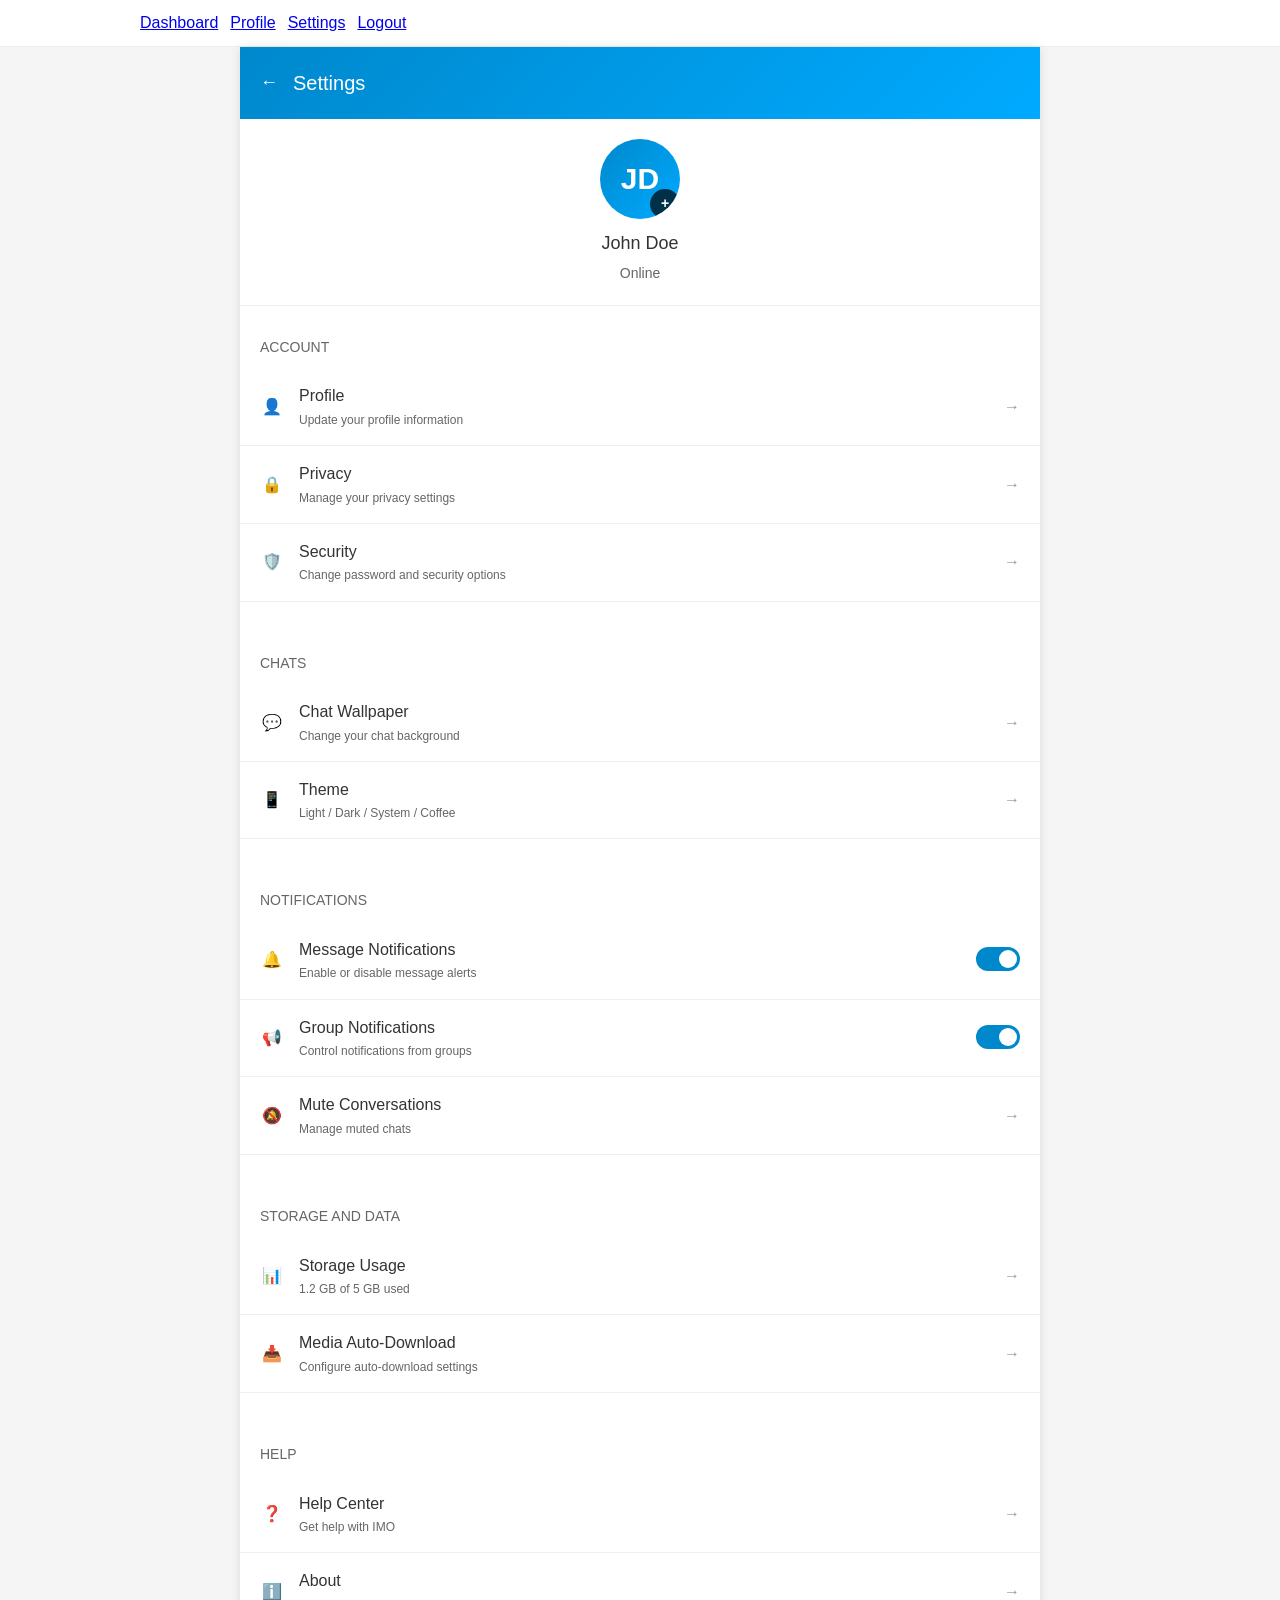
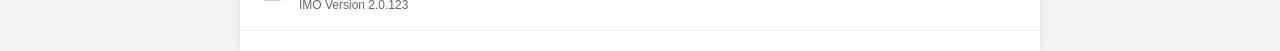
<file: setting.html>
<!DOCTYPE html>
<html lang="en">
<head>
    <meta charset="UTF-8">
    <meta name="viewport" content="width=device-width, initial-scale=1.0">
    <title>P2P Settings</title>
    <link rel="stylesheet" href="setting.css">
</head>
<body>
    <!-- Top nav -->
    <div class="top-nav-bar" style="background:#fff;padding:10px;border-bottom:1px solid #eee;">
        <nav style="display:flex;gap:12px;align-items:center;max-width:1000px;margin:0 auto;">
            <a href="tp.html">Dashboard</a>
            <a href="profile.html">Profile</a>
            <a href="setting.html">Settings</a>
            <a href="oldindex.html" id="logoutLinkTop">Logout</a>
        </nav>
    </div>
    <div class="container">
        <header>
            <button class="back-btn" id="backBtn">←</button>
            <h1>Settings</h1>
        </header>
        
        <div class="profile-section">
            <div class="profile-pic" id="profilePic">
                JD
                <div class="profile-pic-upload" id="profilePicUpload">+</div>
            </div>
            <div class="profile-name" id="profileName">John Doe</div>
            <div class="profile-status" id="profileStatus">Online</div>
        </div>
        
        <div class="settings-section">
            <div class="section-title">Account</div>
            <ul class="settings-list">
                <li class="settings-item" data-modal="profile-modal">
                    <div class="item-icon">👤</div>
                    <div class="item-content">
                        <div class="item-title">Profile</div>
                        <div class="item-subtitle">Update your profile information</div>
                    </div>
                    <div class="item-action">→</div>
                </li>
                <li class="settings-item" data-modal="privacy-modal">
                    <div class="item-icon">🔒</div>
                    <div class="item-content">
                        <div class="item-title">Privacy</div>
                        <div class="item-subtitle">Manage your privacy settings</div>
                    </div>
                    <div class="item-action">→</div>
                </li>
                <li class="settings-item" data-modal="security-modal">
                    <div class="item-icon">🛡️</div>
                    <div class="item-content">
                        <div class="item-title">Security</div>
                        <div class="item-subtitle">Change password and security options</div>
                    </div>
                    <div class="item-action">→</div>
                </li>
            </ul>
        </div>
        
        <div class="settings-section">
            <div class="section-title">Chats</div>
            <ul class="settings-list">
                <li class="settings-item" data-modal="wallpaper-modal">
                    <div class="item-icon">💬</div>
                    <div class="item-content">
                        <div class="item-title">Chat Wallpaper</div>
                        <div class="item-subtitle">Change your chat background</div>
                    </div>
                    <div class="item-action">→</div>
                </li>
                <li class="settings-item" data-modal="theme-modal">
                    <div class="item-icon">📱</div>
                    <div class="item-content">
                        <div class="item-title">Theme</div>
                        <div class="item-subtitle">Light / Dark / System / Coffee</div>
                    </div>
                    <div class="item-action">→</div>
                </li>
            </ul>
        </div>
        
        <div class="settings-section">
            <div class="section-title">Notifications</div>
            <ul class="settings-list">
                <li class="settings-item">
                    <div class="item-icon">🔔</div>
                    <div class="item-content">
                        <div class="item-title">Message Notifications</div>
                        <div class="item-subtitle">Enable or disable message alerts</div>
                    </div>
                    <div class="item-action">
                        <label class="toggle-switch">
                            <input type="checkbox" id="messageNotifications" checked>
                            <span class="slider"></span>
                        </label>
                    </div>
                </li>
                <li class="settings-item">
                    <div class="item-icon">📢</div>
                    <div class="item-content">
                        <div class="item-title">Group Notifications</div>
                        <div class="item-subtitle">Control notifications from groups</div>
                    </div>
                    <div class="item-action">
                        <label class="toggle-switch">
                            <input type="checkbox" id="groupNotifications" checked>
                            <span class="slider"></span>
                        </label>
                    </div>
                </li>
                <li class="settings-item">
                    <div class="item-icon">🔕</div>
                    <div class="item-content">
                        <div class="item-title">Mute Conversations</div>
                        <div class="item-subtitle">Manage muted chats</div>
                    </div>
                    <div class="item-action">→</div>
                </li>
            </ul>
        </div>
        
        <div class="settings-section">
            <div class="section-title">Storage and Data</div>
            <ul class="settings-list">
                <li class="settings-item">
                    <div class="item-icon">📊</div>
                    <div class="item-content">
                        <div class="item-title">Storage Usage</div>
                        <div class="item-subtitle">1.2 GB of 5 GB used</div>
                    </div>
                    <div class="item-action">→</div>
                </li>
                <li class="settings-item">
                    <div class="item-icon">📥</div>
                    <div class="item-content">
                        <div class="item-title">Media Auto-Download</div>
                        <div class="item-subtitle">Configure auto-download settings</div>
                    </div>
                    <div class="item-action">→</div>
                </li>
            </ul>
        </div>
        
        <div class="settings-section">
            <div class="section-title">Help</div>
            <ul class="settings-list">
                <li class="settings-item">
                    <div class="item-icon">❓</div>
                    <div class="item-content">
                        <div class="item-title">Help Center</div>
                        <div class="item-subtitle">Get help with IMO</div>
                    </div>
                    <div class="item-action">→</div>
                </li>
                <li class="settings-item">
                    <div class="item-icon">ℹ️</div>
                    <div class="item-content">
                        <div class="item-title">About</div>
                        <div class="item-subtitle">IMO Version 2.0.123</div>
                    </div>
                    <div class="item-action">→</div>
                </li>
            </ul>
        </div>
    </div>
    
    <!-- Profile Modal -->
    <div class="modal" id="profile-modal">
        <div class="modal-content">
            <div class="modal-header">
                <div class="modal-title">Edit Profile</div>
                <button class="close-modal">&times;</button>
            </div>
            <div class="modal-body">
                <div class="form-group">
                    <label for="name">Name</label>
                    <input type="text" id="name" class="form-control" value="John Doe">
                </div>
                <div class="form-group">
                    <label for="status">Status</label>
                    <input type="text" id="status" class="form-control" value="Online">
                </div>
                <div class="form-group">
                    <label for="email">Email</label>
                    <input type="email" id="email" class="form-control" value="john.doe@example.com">
                </div>
                <div class="form-group">
                    <label>Profile Picture</label>
                    <div class="file-input-wrapper">
                        <div class="file-input-button">Choose Image</div>
                        <input type="file" id="profileImage" accept="image/*">
                    </div>
                </div>
            </div>
            <div class="modal-footer">
                <button class="btn btn-secondary close-modal">Cancel</button>
                <button class="btn btn-primary" id="saveProfile">Save Changes</button>
            </div>
        </div>
    </div>
    
    <!-- Privacy Modal -->
    <div class="modal" id="privacy-modal">
        <div class="modal-content">
            <div class="modal-header">
                <div class="modal-title">Privacy Settings</div>
                <button class="close-modal">&times;</button>
            </div>
            <div class="modal-body">
                <div class="privacy-option">
                    <input type="radio" id="lastSeenEveryone" name="lastSeen" value="everyone" checked>
                    <label for="lastSeenEveryone">
                        <div class="item-title">Last Seen - Everyone</div>
                        <div class="item-subtitle">Anyone can see your last seen time</div>
                    </label>
                </div>
                <div class="privacy-option">
                    <input type="radio" id="lastSeenMyContacts" name="lastSeen" value="myContacts">
                    <label for="lastSeenMyContacts">
                        <div class="item-title">Last Seen - My Contacts</div>
                        <div class="item-subtitle">Only your contacts can see your last seen time</div>
                    </label>
                </div>
                <div class="privacy-option">
                    <input type="radio" id="lastSeenNobody" name="lastSeen" value="nobody">
                    <label for="lastSeenNobody">
                        <div class="item-title">Last Seen - Nobody</div>
                        <div class="item-subtitle">No one can see your last seen time</div>
                    </label>
                </div>
                
                <div class="privacy-option">
                    <input type="radio" id="profilePhotoEveryone" name="profilePhoto" value="everyone" checked>
                    <label for="profilePhotoEveryone">
                        <div class="item-title">Profile Photo - Everyone</div>
                        <div class="item-subtitle">Anyone can see your profile photo</div>
                    </label>
                </div>
                <div class="privacy-option">
                    <input type="radio" id="profilePhotoMyContacts" name="profilePhoto" value="myContacts">
                    <label for="profilePhotoMyContacts">
                        <div class="item-title">Profile Photo - My Contacts</div>
                        <div class="item-subtitle">Only your contacts can see your profile photo</div>
                    </label>
                </div>
                <div class="privacy-option">
                    <input type="radio" id="profilePhotoNobody" name="profilePhoto" value="nobody">
                    <label for="profilePhotoNobody">
                        <div class="item-title">Profile Photo - Nobody</div>
                        <div class="item-subtitle">No one can see your profile photo</div>
                    </label>
                </div>
                
                <div class="privacy-option">
                    <input type="radio" id="statusEveryone" name="status" value="everyone" checked>
                    <label for="statusEveryone">
                        <div class="item-title">Status - Everyone</div>
                        <div class="item-subtitle">Anyone can see your status</div>
                    </label>
                </div>
                <div class="privacy-option">
                    <input type="radio" id="statusMyContacts" name="status" value="myContacts">
                    <label for="statusMyContacts">
                        <div class="item-title">Status - My Contacts</div>
                        <div class="item-subtitle">Only your contacts can see your status</div>
                    </label>
                </div>
                <div class="privacy-option">
                    <input type="radio" id="statusNobody" name="status" value="nobody">
                    <label for="statusNobody">
                        <div class="item-title">Status - Nobody</div>
                        <div class="item-subtitle">No one can see your status</div>
                    </label>
                </div>
            </div>
            <div class="modal-footer">
                <button class="btn btn-primary" id="savePrivacy">Save Privacy Settings</button>
            </div>
        </div>
    </div>
    
    <!-- Security Modal -->
    <div class="modal" id="security-modal">
        <div class="modal-content">
            <div class="modal-header">
                <div class="modal-title">Security</div>
                <button class="close-modal">&times;</button>
            </div>
            <div class="modal-body">
                <div class="form-group">
                    <label for="current-password">Current Password</label>
                    <input type="password" id="current-password" class="form-control">
                </div>
                <div class="form-group">
                    <label for="new-password">New Password</label>
                    <input type="password" id="new-password" class="form-control">
                </div>
                <div class="form-group">
                    <label for="confirm-password">Confirm New Password</label>
                    <input type="password" id="confirm-password" class="form-control">
                </div>
                <div class="settings-item">
                    <div class="item-content">
                        <div class="item-title">Two-Step Verification</div>
                        <div class="item-subtitle">Add extra security to your account</div>
                    </div>
                    <div class="item-action">
                        <label class="toggle-switch">
                            <input type="checkbox" id="twoStepVerification">
                            <span class="slider"></span>
                        </label>
                    </div>
                </div>
            </div>
            <div class="modal-footer">
                <button class="btn btn-secondary close-modal">Cancel</button>
                <button class="btn btn-primary" id="updatePassword">Update Password</button>
            </div>
        </div>
    </div>
    
    <!-- Wallpaper Modal -->
    <div class="modal" id="wallpaper-modal">
        <div class="modal-content">
            <div class="modal-header">
                <div class="modal-title">Chat Wallpaper</div>
                <button class="close-modal">&times;</button>
            </div>
            <div class="modal-body">
                <div class="form-group">
                    <label>Select Wallpaper</label>
                    <div class="wallpaper-options">
                        <div class="wallpaper-option selected" data-wallpaper="default">
                            <div style="width:100%;height:100%;background:linear-gradient(135deg, #0088cc, #00aaff);"></div>
                        </div>
                        <div class="wallpaper-option" data-wallpaper="pattern1">
                            <div style="width:100%;height:100%;background:url('[data-uri]')"></div>
                        </div>
                        <div class="wallpaper-option" data-wallpaper="pattern2">
                            <div style="width:100%;height:100%;background:url('[data-uri]')"></div>
                        </div>
                    </div>
                </div>
                <div class="form-group">
                    <label>Or choose a color</label>
                    <div class="wallpaper-options">
                        <div class="color-option selected" style="background-color:#ffffff;" data-color="#ffffff"></div>
                        <div class="color-option" style="background-color:#f0f0f0;" data-color="#f0f0f0"></div>
                        <div class="color-option" style="background-color:#e6f7ff;" data-color="#e6f7ff"></div>
                        <div class="color-option" style="background-color:#fff2e8;" data-color="#fff2e8"></div>
                        <div class="color-option" style="background-color:#f6ffed;" data-color="#f6ffed"></div>
                    </div>
                </div>
                <div class="form-group">
                    <label>Or upload your own image</label>
                    <div class="file-input-wrapper">
                        <div class="file-input-button">Choose Image</div>
                        <input type="file" id="wallpaperImage" accept="image/*">
                    </div>
                </div>
            </div>
            <div class="modal-footer">
                <button class="btn btn-secondary close-modal">Cancel</button>
                <button class="btn btn-primary" id="saveWallpaper">Apply Wallpaper</button>
            </div>
        </div>
    </div>
    
    <!-- Theme Modal -->
    <div class="modal" id="theme-modal">
        <div class="modal-content">
            <div class="modal-header">
                <div class="modal-title">Theme Settings</div>
                <button class="close-modal">&times;</button>
            </div>
            <div class="modal-body">
                <div class="theme-option">
                    <input type="radio" id="lightTheme" name="theme" value="light" checked>
                    <label for="lightTheme">
                        <div class="theme-preview light-theme"></div>
                        <div>
                            <div class="item-title">Light</div>
                            <div class="item-subtitle">Light background with dark text</div>
                        </div>
                    </label>
                </div>
                <div class="theme-option">
                    <input type="radio" id="darkTheme" name="theme" value="dark">
                    <label for="darkTheme">
                        <div class="theme-preview dark-theme"></div>
                        <div>
                            <div class="item-title">Dark</div>
                            <div class="item-subtitle">Dark background with light text</div>
                        </div>
                    </label>
                </div>
                <div class="theme-option">
                    <input type="radio" id="systemTheme" name="theme" value="system">
                    <label for="systemTheme">
                        <div class="theme-preview system-theme"></div>
                        <div>
                            <div class="item-title">System</div>
                            <div class="item-subtitle">Follow your device's theme setting</div>
                        </div>
                    </label>
                </div>
                <div class="theme-option">
                    <input type="radio" id="coffeeTheme" name="theme" value="coffee">
                    <label for="coffeeTheme">
                        <div class="theme-preview coffee-theme"></div>
                        <div>
                            <div class="item-title">Coffee</div>
                            <div class="item-subtitle">Warm brown tones for a cozy feel</div>
                        </div>
                    </label>
                </div>
            </div>
            <div class="modal-footer">
                <button class="btn btn-secondary close-modal">Cancel</button>
                <button class="btn btn-primary" id="saveTheme">Apply Theme</button>
            </div>
        </div>
    </div>

   <script>
    const API_BASE = 'http://localhost:8000/api';
    let currentUserId = 1; // Default user ID

    // Back button functionality
    document.getElementById('backBtn').addEventListener('click', function() {
        window.history.back();
    });

    // Modal functionality
    const settingsItems = document.querySelectorAll('.settings-item');
    const modals = document.querySelectorAll('.modal');
    const closeButtons = document.querySelectorAll('.close-modal');

    settingsItems.forEach(item => {
        item.addEventListener('click', function() {
            const modalId = this.getAttribute('data-modal');
            if (modalId) {
                document.getElementById(modalId).style.display = 'flex';
                loadSavedSettings(modalId);
            }
        });
    });

    closeButtons.forEach(button => {
        button.addEventListener('click', function() {
            this.closest('.modal').style.display = 'none';
        });
    });

    // Close modal when clicking outside
    modals.forEach(modal => {
        modal.addEventListener('click', function(e) {
            if (e.target === this) {
                this.style.display = 'none';
            }
        });
    });

    // Toggle switch functionality
    const toggleSwitches = document.querySelectorAll('.toggle-switch input');
    toggleSwitches.forEach(toggle => {
        toggle.addEventListener('change', function() {
            saveNotificationSettings();
        });
    });

    // Shared avatar storage key
    const AVATAR_KEY = 'p2p_profile_avatar';

    // Profile picture upload
    document.getElementById('profileImage').addEventListener('change', function(e) {
        if (e.target.files && e.target.files[0]) {
            const reader = new FileReader();
            reader.onload = function(event) {
                const profilePic = document.getElementById('profilePic');
                profilePic.innerHTML = `<img src="${event.target.result}" alt="Profile Picture">`;
                profilePic.innerHTML += '<div class="profile-pic-upload" id="profilePicUpload">+</div>';

                // Reattach event listener
                document.getElementById('profilePicUpload').addEventListener('click', function() {
                    document.getElementById('profileImage').click();
                });

                // Auto-save profile picture to shared key
                saveProfilePicture(event.target.result);
            };
            reader.readAsDataURL(e.target.files[0]);
        }
    });

    // Profile picture upload button
    document.getElementById('profilePicUpload').addEventListener('click', function() {
        document.getElementById('profileImage').click();
    });

    // Save avatar into localStorage and dispatch storage event for same-window listeners
    function saveProfilePicture(dataUrl) {
        try {
            localStorage.setItem(AVATAR_KEY, dataUrl);
            // Also update profilePic UI (already done by caller)
            // For same-window updates, manually call applySharedAvatar
            applySharedAvatar(dataUrl);
        } catch (err) {
            console.error('Failed to save profile picture:', err);
        }
    }

    function applySharedAvatar(dataUrl) {
        const profilePic = document.getElementById('profilePic');
        if (profilePic) {
            profilePic.innerHTML = `<img src="${dataUrl}" alt="Profile Picture">`;
            profilePic.innerHTML += '<div class="profile-pic-upload" id="profilePicUpload">+</div>';
            document.getElementById('profilePicUpload').addEventListener('click', function() {
                document.getElementById('profileImage').click();
            });
        }
    }

// add some script

// Function to update profile in tp.html
function updateProfileInDashboard(profileData) {
    // Store profile data in localStorage for cross-page access
    localStorage.setItem('userProfile', JSON.stringify(profileData));

    // If tp.html is open in another tab, trigger storage event
    const event = new Event('storage');
    window.dispatchEvent(event);

    // Also broadcast to other tabs using localStorage
    localStorage.setItem('profileUpdated', Date.now().toString());
}

// Function to update profile picture in dashboard
function updateProfilePictureInDashboard(imageData) {
    localStorage.setItem('userProfilePicture', imageData);
    localStorage.setItem('profilePictureUpdated', Date.now().toString());
}

// Modify the saveProfile function to call the update function
document.getElementById('saveProfile').addEventListener('click', async function() {
    const name = document.getElementById('name').value;
    const status = document.getElementById('status').value;
    const email = document.getElementById('email').value;

    try {
        const response = await fetch(`${API_BASE}/profile/update`, {
            method: 'POST',
            headers: {
                'Content-Type': 'application/json'
            },
            body: JSON.stringify({
                user_id: currentUserId,
                display_name: name,
                status: status
            })
        });

        const data = await response.json();

        if (data.success) {
            // Update local UI
            document.getElementById('profileName').textContent = name;
            document.getElementById('profileStatus').textContent = status;
            document.getElementById('profile-modal').style.display = 'none';

            // Update profile in dashboard
            updateProfileInDashboard({
                name: name,
                status: status,
                email: email
            });

            showToast('Profile updated successfully!');
        } else {
            showToast('Error: ' + data.message, 'error');
        }
    } catch (error) {
        console.error('Error saving profile:', error);
        showToast('Error saving profile', 'error');
    }
});

// Update profile picture upload to sync with dashboard
document.getElementById('profileImage').addEventListener('change', function(e) {
    if (e.target.files && e.target.files[0]) {
        const reader = new FileReader();
        reader.onload = function(event) {
            const profilePic = document.getElementById('profilePic');
            profilePic.innerHTML = `<img src="${event.target.result}" alt="Profile Picture">`;
            profilePic.innerHTML += '<div class="profile-pic-upload" id="profilePicUpload">+</div>';

            // Reattach event listener
            document.getElementById('profilePicUpload').addEventListener('click', function() {
                document.getElementById('profileImage').click();
            });

            // Save to localStorage and update dashboard
            saveProfilePicture(event.target.result);
            updateProfilePictureInDashboard(event.target.result);
        };
        reader.readAsDataURL(e.target.files[0]);
    }
});
    // Load avatar from shared key on page load
    function loadSharedAvatarOnSettings() {
        const saved = localStorage.getItem(AVATAR_KEY);
        if (saved) {
            applySharedAvatar(saved);
        }
    }

    // Listen for storage events (other tabs)
    window.addEventListener('storage', (e) => {
        if (e.key === AVATAR_KEY) {
            applySharedAvatar(e.newValue);
        }
    });

    // Auto-open profile modal when arriving with #profile
    window.addEventListener('DOMContentLoaded', () => {
        loadSharedAvatarOnSettings();
        if (location.hash === '#profile') {
            document.getElementById('profile-modal').style.display = 'flex';
            loadSavedSettings('profile-modal');
        }
    });

    // Save profile information
    document.getElementById('saveProfile').addEventListener('click', async function() {
        const name = document.getElementById('name').value;
        const status = document.getElementById('status').value;
        const email = document.getElementById('email').value;

        try {
            const response = await fetch(`${API_BASE}/profile/update`, {
                method: 'POST',
                headers: {
                    'Content-Type': 'application/json'
                },
                body: JSON.stringify({
                    user_id: currentUserId,
                    display_name: name,
                    status: status
                })
            });

            const data = await response.json();

            if (data.success) {
                document.getElementById('profileName').textContent = name;
                document.getElementById('profileStatus').textContent = status;
                document.getElementById('profile-modal').style.display = 'none';
                showToast('Profile updated successfully!');
            } else {
                showToast('Error: ' + data.message, 'error');
            }
        } catch (error) {
            console.error('Error saving profile:', error);
            showToast('Error saving profile', 'error');
        }
    });

    // Save privacy settings
    document.getElementById('savePrivacy').addEventListener('click', async function() {
        const lastSeen = document.querySelector('input[name="lastSeen"]:checked').value;
        const profilePhoto = document.querySelector('input[name="profilePhoto"]:checked').value;
        const statusVisibility = document.querySelector('input[name="status"]:checked').value;

        try {
            const response = await fetch(`${API_BASE}/privacy/update`, {
                method: 'POST',
                headers: {
                    'Content-Type': 'application/json'
                },
                body: JSON.stringify({
                    user_id: currentUserId,
                    last_seen: lastSeen,
                    profile_photo: profilePhoto,
                    status_visibility: statusVisibility
                })
            });

            const data = await response.json();

            if (data.success) {
                document.getElementById('privacy-modal').style.display = 'none';
                showToast('Privacy settings saved!');
            } else {
                showToast('Error: ' + data.message, 'error');
            }
        } catch (error) {
            console.error('Error saving privacy:', error);
            showToast('Error saving privacy settings', 'error');
        }
    });

    // Wallpaper selection
    const wallpaperOptions = document.querySelectorAll('.wallpaper-option');
    wallpaperOptions.forEach(option => {
        option.addEventListener('click', function() {
            wallpaperOptions.forEach(opt => opt.classList.remove('selected'));
            this.classList.add('selected');
        });
    });

    // Color selection
    const colorOptions = document.querySelectorAll('.color-option');
    colorOptions.forEach(option => {
        option.addEventListener('click', function() {
            colorOptions.forEach(opt => opt.classList.remove('selected'));
            this.classList.add('selected');
        });
    });

    // Save wallpaper
    document.getElementById('saveWallpaper').addEventListener('click', async function() {
        const selectedWallpaper = document.querySelector('.wallpaper-option.selected').getAttribute('data-wallpaper');
        const selectedColor = document.querySelector('.color-option.selected').getAttribute('data-color');

        try {
            const response = await fetch(`${API_BASE}/theme/update`, {
                method: 'POST',
                headers: {
                    'Content-Type': 'application/json'
                },
                body: JSON.stringify({
                    user_id: currentUserId,
                    theme: getCurrentTheme(),
                    chat_wallpaper: selectedWallpaper,
                    wallpaper_color: selectedColor
                })
            });

            const data = await response.json();

            if (data.success) {
                document.getElementById('wallpaper-modal').style.display = 'none';
                showToast('Wallpaper applied!');
            } else {
                showToast('Error: ' + data.message, 'error');
            }
        } catch (error) {
            console.error('Error saving wallpaper:', error);
            showToast('Error saving wallpaper', 'error');
        }
    });

    // Save theme
    document.getElementById('saveTheme').addEventListener('click', async function() {
        const selectedTheme = document.querySelector('input[name="theme"]:checked').value;

        try {
            const response = await fetch(`${API_BASE}/theme/update`, {
                method: 'POST',
                headers: {
                    'Content-Type': 'application/json'
                },
                body: JSON.stringify({
                    user_id: currentUserId,
                    theme: selectedTheme,
                    chat_wallpaper: getCurrentWallpaper(),
                    wallpaper_color: getCurrentWallpaperColor()
                })
            });

            const data = await response.json();

            if (data.success) {
                applyTheme(selectedTheme);
                document.getElementById('theme-modal').style.display = 'none';
                showToast('Theme applied!');
            } else {
                showToast('Error: ' + data.message, 'error');
            }
        } catch (error) {
            console.error('Error saving theme:', error);
            showToast('Error saving theme', 'error');
        }
    });

    // Save notification settings
    async function saveNotificationSettings() {
        const messageNotifications = document.getElementById('messageNotifications').checked;
        const groupNotifications = document.getElementById('groupNotifications').checked;
        const twoStepVerification = document.getElementById('twoStepVerification').checked;

        try {
            const response = await fetch(`${API_BASE}/notifications/update`, {
                method: 'POST',
                headers: {
                    'Content-Type': 'application/json'
                },
                body: JSON.stringify({
                    user_id: currentUserId,
                    message_notifications: messageNotifications,
                    group_notifications: groupNotifications,
                    two_step_verification: twoStepVerification
                })
            });

            const data = await response.json();

            if (!data.success) {
                console.error('Error saving notifications:', data.message);
            }
        } catch (error) {
            console.error('Error saving notifications:', error);
        }
    }

    // Load all settings when page loads
    document.addEventListener('DOMContentLoaded', async function() {
        await loadAllSettings();
    });

    // Function to load all settings from backend
    async function loadAllSettings() {
        try {
            const response = await fetch(`${API_BASE}/settings/all?user_id=${currentUserId}`);
            const data = await response.json();

            if (data.success) {
                const settings = data.settings;
                applySettingsToUI(settings);
            } else {
                console.error('Error loading settings:', data.message);
                loadFromLocalStorage();
            }
        } catch (error) {
            console.error('Error loading from backend:', error);
            loadFromLocalStorage();
        }
    }

    // Apply settings to UI
    function applySettingsToUI(settings) {
        // Profile settings
        if (settings.profile && settings.profile.display_name) {
            document.getElementById('profileName').textContent = settings.profile.display_name;
            document.getElementById('name').value = settings.profile.display_name;
            document.getElementById('profileStatus').textContent = settings.profile.status;
            document.getElementById('status').value = settings.profile.status;

            if (settings.profile.profile_picture) {
                const profilePic = document.getElementById('profilePic');
                profilePic.innerHTML = `<img src="${settings.profile.profile_picture}" alt="Profile Picture">`;
                profilePic.innerHTML += '<div class="profile-pic-upload" id="profilePicUpload">+</div>';
                document.getElementById('profilePicUpload').addEventListener('click', function() {
                    document.getElementById('profileImage').click();
                });
            }
        }

        // Privacy settings
        if (settings.privacy) {
            setRadioValue('lastSeen', settings.privacy.last_seen);
            setRadioValue('profilePhoto', settings.privacy.profile_photo);
            setRadioValue('status', settings.privacy.status_visibility);
        }

        // Theme settings
        if (settings.theme) {
            setRadioValue('theme', settings.theme.theme);
            applyTheme(settings.theme.theme);

            if (settings.theme.chat_wallpaper) {
                const wallpaperOption = document.querySelector(`[data-wallpaper="${settings.theme.chat_wallpaper}"]`);
                if (wallpaperOption) {
                    wallpaperOptions.forEach(opt => opt.classList.remove('selected'));
                    wallpaperOption.classList.add('selected');
                }
            }

            if (settings.theme.wallpaper_color) {
                const colorOption = document.querySelector(`[data-color="${settings.theme.wallpaper_color}"]`);
                if (colorOption) {
                    colorOptions.forEach(opt => opt.classList.remove('selected'));
                    colorOption.classList.add('selected');
                }
            }
        }

        // Notification settings
        if (settings.notifications) {
            document.getElementById('messageNotifications').checked = settings.notifications.message_notifications;
            document.getElementById('groupNotifications').checked = settings.notifications.group_notifications;
            document.getElementById('twoStepVerification').checked = settings.notifications.two_step_verification;
        }
    }

    // Helper functions
    function setRadioValue(name, value) {
        const radio = document.querySelector(`input[name="${name}"][value="${value}"]`);
        if (radio) radio.checked = true;
    }

    function getCurrentTheme() {
        const selectedTheme = document.querySelector('input[name="theme"]:checked');
        return selectedTheme ? selectedTheme.value : 'light';
    }

    function getCurrentWallpaper() {
        const selectedWallpaper = document.querySelector('.wallpaper-option.selected');
        return selectedWallpaper ? selectedWallpaper.getAttribute('data-wallpaper') : 'default';
    }

    function getCurrentWallpaperColor() {
        const selectedColor = document.querySelector('.color-option.selected');
        return selectedColor ? selectedColor.getAttribute('data-color') : '#ffffff';
    }

    function applyTheme(theme) {
        const body = document.body;
        const container = document.querySelector('.container');

        body.classList.remove('light-theme', 'dark-theme', 'system-theme', 'coffee-theme');
        container.classList.remove('light-theme', 'dark-theme', 'system-theme', 'coffee-theme');

        if (theme === 'dark') {
            body.classList.add('dark-theme');
            container.classList.add('dark-theme');
            body.style.backgroundColor = '#1e1e1e';
            body.style.color = '#ffffff';
            container.style.backgroundColor = '#2d2d2d';
        } else if (theme === 'coffee') {
            body.classList.add('coffee-theme');
            container.classList.add('coffee-theme');
            body.style.backgroundColor = '#6f4e37';
            body.style.color = '#f5f5f5';
            container.style.backgroundColor = '#8b6b4f';
        } else {
            body.classList.add('light-theme');
            container.classList.add('light-theme');
            body.style.backgroundColor = '#f5f5f5';
            body.style.color = '#333';
            container.style.backgroundColor = 'white';
        }
    }

    function showToast(message, type = 'success') {
        // Simple toast notification
        const toast = document.createElement('div');
        toast.textContent = message;
        toast.style.cssText = `
            position: fixed;
            top: 20px;
            right: 20px;
            background: ${type === 'error' ? '#ff4444' : '#0088cc'};
            color: white;
            padding: 12px 20px;
            border-radius: 5px;
            z-index: 10000;
            font-size: 14px;
        `;
        document.body.appendChild(toast);

        setTimeout(() => {
            document.body.removeChild(toast);
        }, 3000);
    }

    function loadFromLocalStorage() {
        // Fallback to localStorage
        if (localStorage.getItem('profileName')) {
            document.getElementById('profileName').textContent = localStorage.getItem('profileName');
            document.getElementById('name').value = localStorage.getItem('profileName');
        }
    }

    // logout link
    (function(){
        const lg = document.getElementById('logoutLinkTop');
        if(lg) lg.addEventListener('click', function(e){
            e.preventDefault();
            try{
                sessionStorage.clear();
                localStorage.clear();
            } catch(err) {}
            window.location.href='index.html';
        });
    })();
</script>
</body>
</html>
</file>
<file: setting.css>
* {
            margin: 0;
            padding: 0;
            box-sizing: border-box;
            font-family: 'Segoe UI', Tahoma, Geneva, Verdana, sans-serif;
        }

        body {
            background-color: #f5f5f5;
            color: #333;
            line-height: 1.6;
        }

        .container {
            max-width: 800px;
            margin: 0 auto;
            background: white;
            min-height: 100vh;
            box-shadow: 0 0 10px rgba(0, 0, 0, 0.1);
        }

        header {
            background: linear-gradient(135deg, #0088cc, #00aaff);
            color: white;
            padding: 20px;
            display: flex;
            align-items: center;
            position: sticky;
            top: 0;
            z-index: 100;
        }

        .back-btn {
            background: none;
            border: none;
            color: white;
            font-size: 18px;
            margin-right: 15px;
            cursor: pointer;
        }

        header h1 {
            font-size: 20px;
            font-weight: 500;
        }

        .profile-section {
            padding: 20px;
            text-align: center;
            border-bottom: 1px solid #eee;
        }

        .profile-pic {
            width: 80px;
            height: 80px;
            border-radius: 50%;
            background: linear-gradient(135deg, #0088cc, #00aaff);
            margin: 0 auto 10px;
            display: flex;
            align-items: center;
            justify-content: center;
            color: white;
            font-size: 30px;
            font-weight: bold;
            position: relative;
            overflow: hidden;
        }

        .profile-pic img {
            width: 100%;
            height: 100%;
            object-fit: cover;
        }

        .profile-name {
            font-size: 18px;
            font-weight: 500;
            margin-bottom: 5px;
        }

        .profile-status {
            color: #666;
            font-size: 14px;
        }

        .settings-section {
            padding: 20px 0;
        }

        .section-title {
            padding: 10px 20px;
            color: #666;
            font-size: 14px;
            font-weight: 500;
            text-transform: uppercase;
        }

        .settings-list {
            list-style: none;
        }

        .settings-item {
            display: flex;
            align-items: center;
            padding: 15px 20px;
            border-bottom: 1px solid #f0f0f0;
            cursor: pointer;
            transition: background 0.2s;
        }

        .settings-item:hover {
            background: #f9f9f9;
        }

        .item-icon {
            width: 24px;
            height: 24px;
            margin-right: 15px;
            color: #0088cc;
            display: flex;
            align-items: center;
            justify-content: center;
        }

        .item-content {
            flex: 1;
        }

        .item-title {
            font-size: 16px;
            margin-bottom: 2px;
        }

        .item-subtitle {
            font-size: 12px;
            color: #666;
        }

        .item-action {
            color: #999;
        }

        .toggle-switch {
            position: relative;
            display: inline-block;
            width: 44px;
            height: 24px;
        }

        .toggle-switch input {
            opacity: 0;
            width: 0;
            height: 0;
        }

        .slider {
            position: absolute;
            cursor: pointer;
            top: 0;
            left: 0;
            right: 0;
            bottom: 0;
            background-color: #ccc;
            transition: .4s;
            border-radius: 34px;
        }

        .slider:before {
            position: absolute;
            content: "";
            height: 18px;
            width: 18px;
            left: 3px;
            bottom: 3px;
            background-color: white;
            transition: .4s;
            border-radius: 50%;
        }

        input:checked + .slider {
            background-color: #0088cc;
        }

        input:checked + .slider:before {
            transform: translateX(20px);
        }

        .modal {
            display: none;
            position: fixed;
            top: 0;
            left: 0;
            width: 100%;
            height: 100%;
            background-color: rgba(0, 0, 0, 0.5);
            z-index: 1000;
            align-items: center;
            justify-content: center;
        }

        .modal-content {
            background: white;
            width: 90%;
            max-width: 400px;
            border-radius: 10px;
            overflow: hidden;
            box-shadow: 0 5px 15px rgba(0, 0, 0, 0.3);
            max-height: 90vh;
            overflow-y: auto;
        }

        .modal-header {
            padding: 15px 20px;
            border-bottom: 1px solid #eee;
            display: flex;
            justify-content: space-between;
            align-items: center;
        }

        .modal-title {
            font-weight: 500;
        }

        .close-modal {
            background: none;
            border: none;
            font-size: 20px;
            cursor: pointer;
            color: #666;
        }

        .modal-body {
            padding: 20px;
        }

        .form-group {
            margin-bottom: 15px;
        }

        .form-group label {
            display: block;
            margin-bottom: 5px;
            font-size: 14px;
            color: #666;
        }

        .form-control {
            width: 100%;
            padding: 10px;
            border: 1px solid #ddd;
            border-radius: 5px;
            font-size: 16px;
        }

        .modal-footer {
            padding: 15px 20px;
            border-top: 1px solid #eee;
            display: flex;
            justify-content: flex-end;
            gap: 10px;
        }

        .btn {
            padding: 8px 15px;
            border: none;
            border-radius: 5px;
            cursor: pointer;
            font-size: 14px;
        }

        .btn-primary {
            background: #0088cc;
            color: white;
        }

        .btn-secondary {
            background: #f0f0f0;
            color: #333;
        }

        .privacy-option {
            display: flex;
            align-items: center;
            padding: 12px 0;
            border-bottom: 1px solid #f0f0f0;
        }

        .privacy-option:last-child {
            border-bottom: none;
        }

        .privacy-option input {
            margin-right: 10px;
        }

        .privacy-option label {
            flex: 1;
            cursor: pointer;
        }

        .theme-option {
            display: flex;
            align-items: center;
            padding: 12px 0;
            border-bottom: 1px solid #f0f0f0;
        }

        .theme-option:last-child {
            border-bottom: none;
        }

        .theme-option input {
            margin-right: 10px;
        }

        .theme-option label {
            flex: 1;
            cursor: pointer;
        }

        .theme-preview {
            width: 30px;
            height: 30px;
            border-radius: 50%;
            margin-right: 10px;
            border: 2px solid #eee;
        }

        .light-theme {
            background: #ffffff;
        }

        .dark-theme {
            background: #1e1e1e;
        }

        .system-theme {
            background: linear-gradient(45deg, #ffffff 50%, #1e1e1e 50%);
        }

        .coffee-theme {
            background: #6f4e37;
        }

        .wallpaper-options {
            display: flex;
            flex-wrap: wrap;
            gap: 10px;
            margin-top: 10px;
        }

        .wallpaper-option {
            width: 80px;
            height: 80px;
            border-radius: 8px;
            overflow: hidden;
            cursor: pointer;
            border: 2px solid transparent;
        }

        .wallpaper-option.selected {
            border-color: #0088cc;
        }

        .wallpaper-option img {
            width: 100%;
            height: 100%;
            object-fit: cover;
        }

        .color-option {
            width: 40px;
            height: 40px;
            border-radius: 50%;
            cursor: pointer;
            border: 2px solid transparent;
        }

        .color-option.selected {
            border-color: #333;
        }

        .file-input-wrapper {
            position: relative;
            overflow: hidden;
            display: inline-block;
            width: 100%;
        }

        .file-input-wrapper input[type=file] {
            position: absolute;
            left: 0;
            top: 0;
            opacity: 0;
            width: 100%;
            height: 100%;
            cursor: pointer;
        }

        .file-input-button {
            display: block;
            padding: 10px;
            background: #f0f0f0;
            border: 1px dashed #ccc;
            border-radius: 5px;
            text-align: center;
            cursor: pointer;
        }

        .profile-pic-upload {
            position: absolute;
            bottom: 0;
            right: 0;
            background: rgba(0, 0, 0, 0.7);
            color: white;
            width: 30px;
            height: 30px;
            border-radius: 50%;
            display: flex;
            align-items: center;
            justify-content: center;
            font-size: 14px;
            cursor: pointer;
        }

        @media (max-width: 600px) {
            .container {
                box-shadow: none;
            }
        }
</file>
